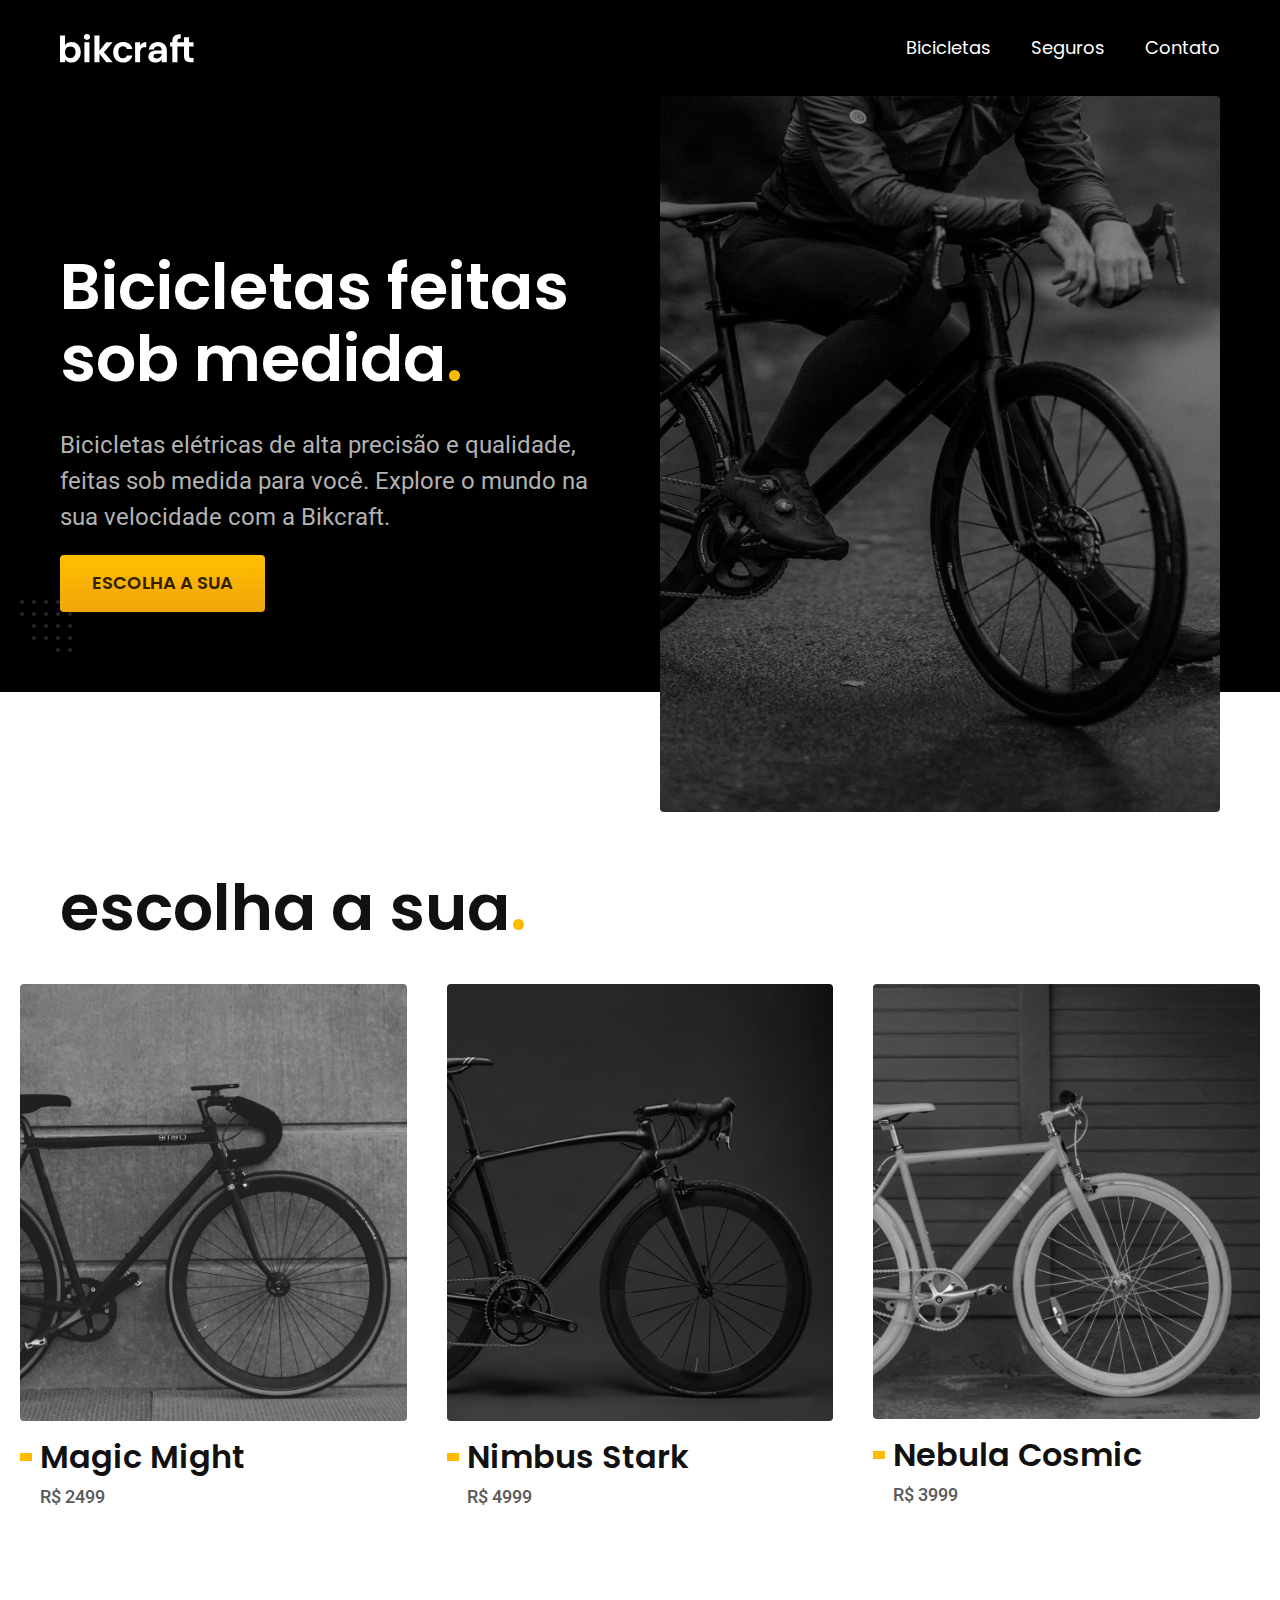
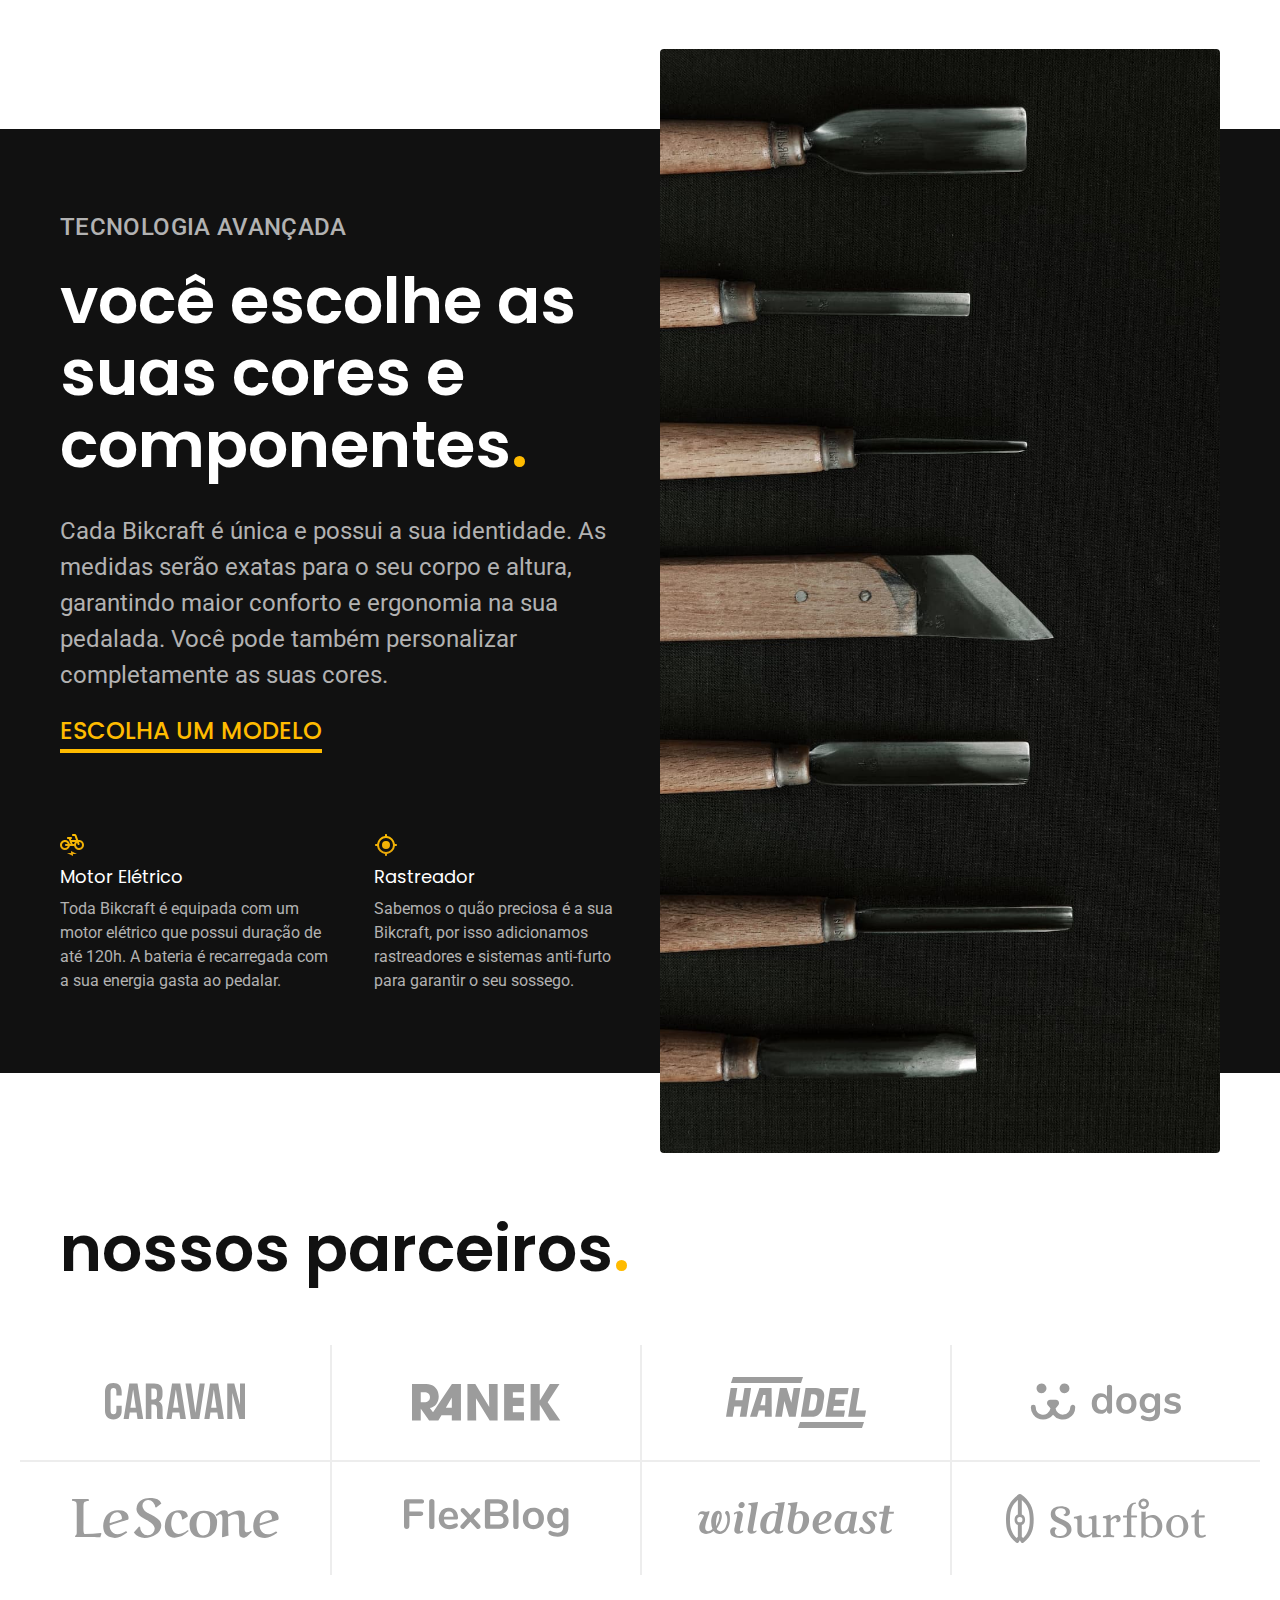
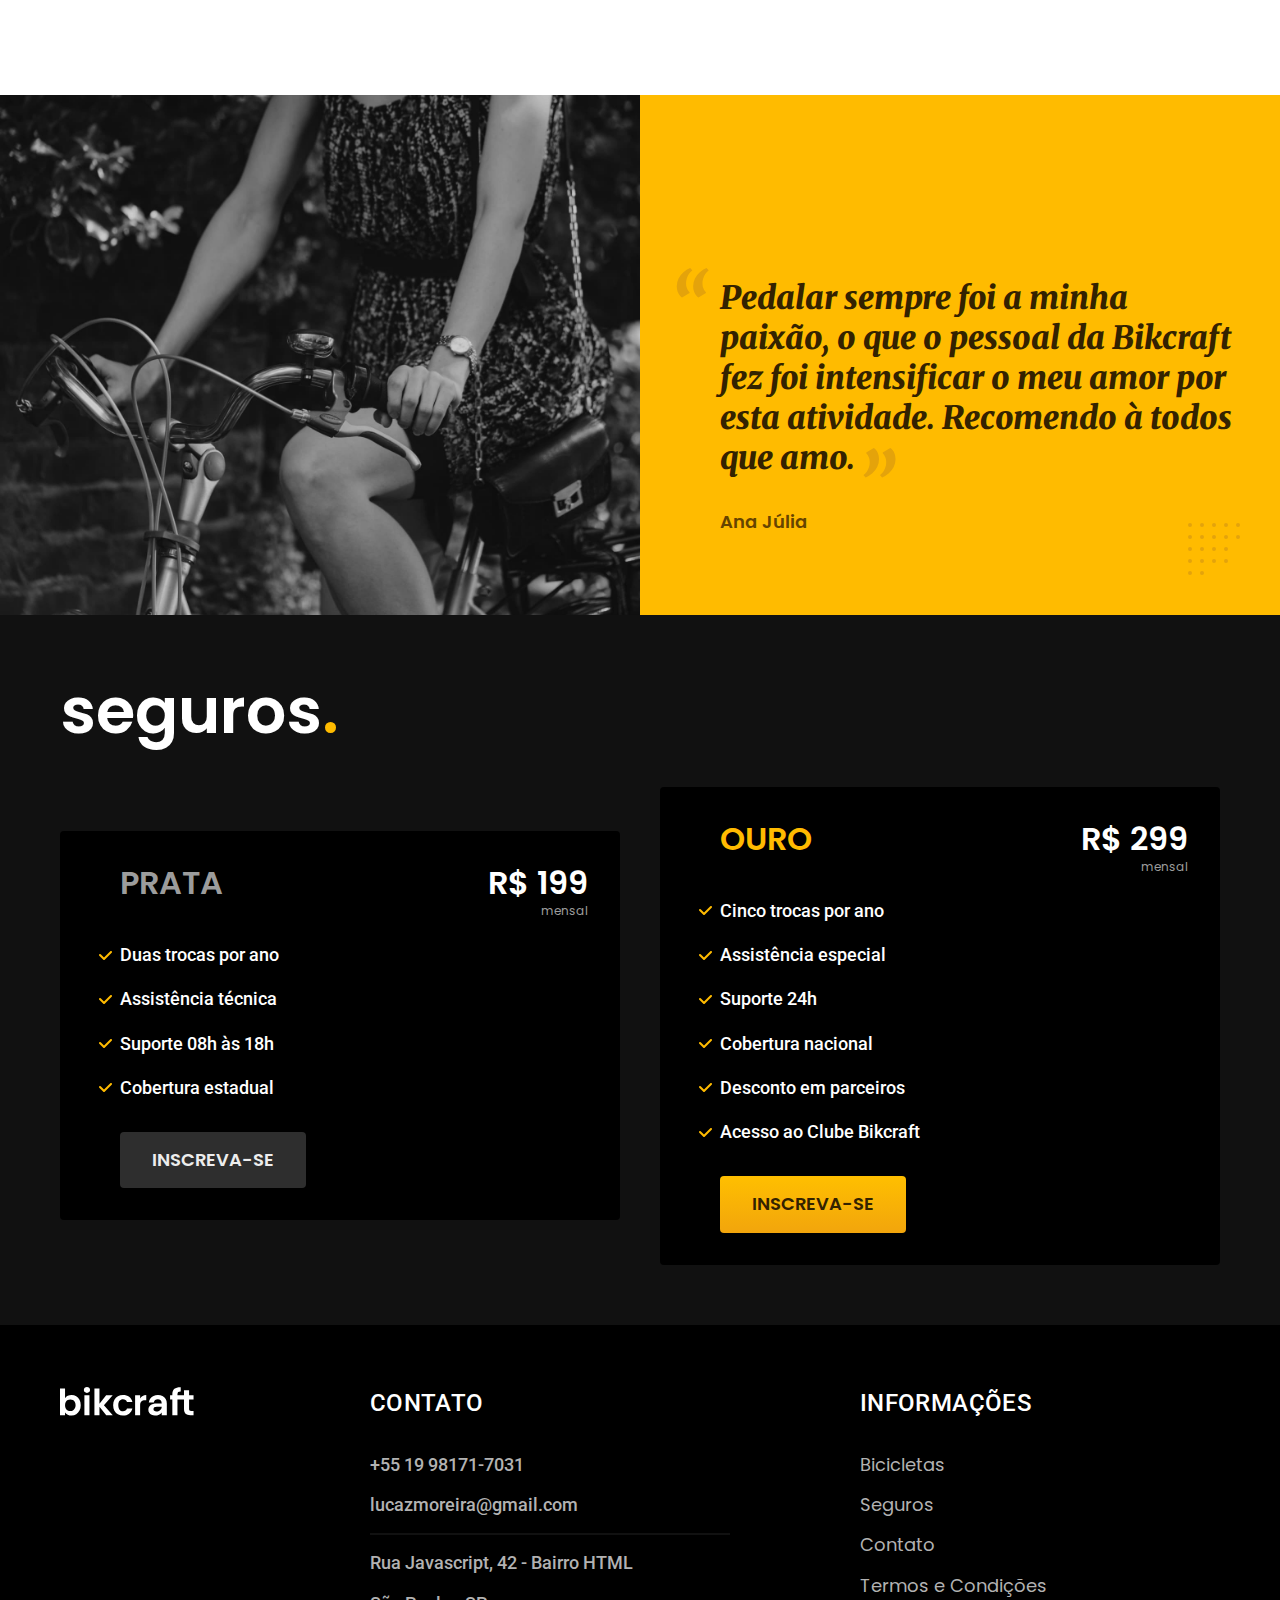
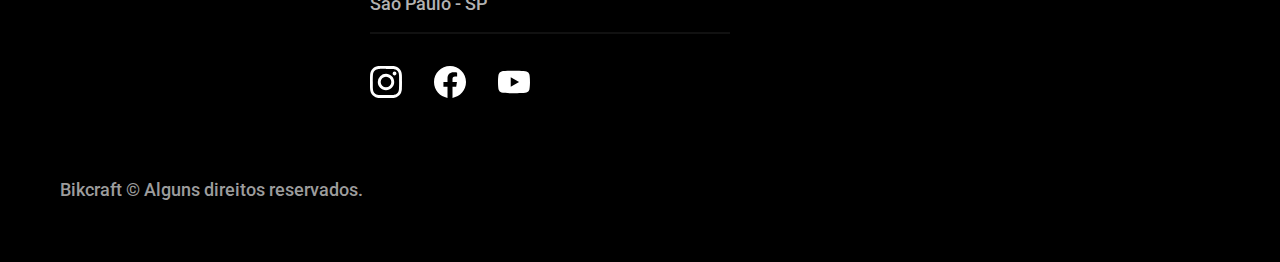
<file: index.html>
<!DOCTYPE html>
<html lang="pt-br">

<head>
  <meta charset="UTF-8">
  <meta name="viewport" content="width=device-width, initial-scale=1.0">

  <title>Bikcraft - Bicicletas Elétricas</title>
  <meta name="description" content="Bicicletas elétricas de alta precisão e qualidade, feitas sob medida para o cliente. Explore o mundo na sua velocidade com a Bikcraft.">

  <link rel="preload" href="./css/style.min.css" as="style">
  <link rel="stylesheet" href="./css/style.min.css">
  <link rel="shortcut icon" href="/img/favicon.svg" width="32" height="32" />
  <link rel="preconnect" href="https://fonts.googleapis.com">
  <link rel="preconnect" href="https://fonts.gstatic.com" crossorigin>
  <link href="https://fonts.googleapis.com/css2?family=Merriweather:ital,wght@0,400;1,900&family=Poppins:wght@400;600&family=Roboto:wght@400;500&display=swap" rel="stylesheet">


  <script>
    document.documentElement.classList.add('js');
  </script>
</head>

<body>
  <header class="header-bg">
    <div class="header container">
      <a href="./">
        <img src="./img/bikcraft.svg" width="136" height="32" alt="Bikcraft">
      </a>

      <nav aria-label="primaria">
        <ul class="header-menu font-1-m cor-0">
          <li><a href="./bicicletas.html">Bicicletas</a></li>
          <li><a href="./seguros.html">Seguros</a></li>
          <li><a href="./contato.html">Contato</a></li>
        </ul>
      </nav>
    </div>
  </header>

  <main class="introducao-bg">
    <div class="introducao container">
      <div class="introducao-conteudo">
        <h1 class="font-1-xxl cor-0 fadeInDown" data-anime="200">Bicicletas feitas sob medida<span class="cor-p1">.</span></h1>
        <p class="font-2-l cor-5 fadeInDown" data-anime="400">Bicicletas elétricas de alta precisão e qualidade, feitas sob medida para você. Explore o mundo na sua velocidade com a Bikcraft.</p>
        <a class="botao fadeInDown" data-anime="600" href="./bicicletas.html">Escolha a sua</a>
      </div>
      <picture data-anime="800" class="fadeInDown">
        <img src="./img/fotos/introducao.jpg" width="1280" height="1635" alt="Bicicleta elétrica preta.">
      </picture>
    </div>
  </main>

  <article class="bicicletas-lista">
    <h2 class="container font-1-xxl">escolha a sua<span class="cor-p1">.</span></h2>

    <ul>
      <li>
        <a href="./bicicletas/magic.html">
          <img src="./img/bicicletas/magic-home.jpg" width="920" height="1040" alt="Bicicleta preta">
          <h3 class="font-1-xl">Magic Might</h3>
          <span class="font-2-m cor-8">R$ 2499</span>
        </a>
      </li>
      <li>
        <a href="./bicicletas/nimbus.html">
          <img src="./img/bicicletas/nimbus-home.jpg" width="920" height="1040" alt="Bicicleta preta">
          <h3 class="font-1-xl">Nimbus Stark</h3>
          <span class="font-2-m cor-8">R$ 4999</span>
        </a>
      </li>
      <li>
        <a href="./bicicletas/nebula.html">
          <img src="./img/bicicletas/nebula-home.jpg" width="920" height="1040" alt="Bicicleta preta">
          <h3 class="font-1-xl">Nebula Cosmic</h3>
          <span class="font-2-m cor-8">R$ 3999</span>
        </a>
      </li>
    </ul>
  </article>

  <article class="tecnologia-bg">
    <div class="tecnologia container">
      <div class="tecnologia-conteudo">
        <span class="font-2-l-b cor-5">Tecnologia Avançada</span>
        <h2 class="font-1-xxl cor-0">você escolhe as suas cores e componentes<span class="cor-p1">.</span></h2>
        <p class="font-2-l cor-5">Cada Bikcraft é única e possui a sua identidade. As medidas serão exatas para o seu corpo e altura, garantindo maior conforto e ergonomia na sua pedalada. Você pode também personalizar completamente as suas cores.</p>
        <a class="link" href="./bicicletas.html">Escolha um modelo</a>
        <div class="tecnologia-vantagens">
          <div>
            <img src="./img/icones/eletrica.svg" width="24" height="24" alt="">
            <h3 class="font-1-m cor-0">Motor Elétrico</h3>
            <p class="font-2-s cor-5">Toda Bikcraft é equipada com um motor elétrico que possui duração de até 120h. A bateria é recarregada com a sua energia gasta ao pedalar.</p>
          </div>
          <div>
            <img src="./img/icones/rastreador.svg" width="24" height="24" alt="">
            <h3 class="font-1-m cor-0">Rastreador</h3>
            <p class="font-2-s cor-5">Sabemos o quão preciosa é a sua Bikcraft, por isso adicionamos rastreadores e sistemas anti-furto para garantir o seu sossego.</p>
          </div>
        </div>
      </div>
      <div class="tecnologia-imagem">
        <img src="./img/fotos/tecnologia.jpg" width="1280" height="1920" alt="">
      </div>
    </div>
  </article>
  <section class="parceiros" aria-label="Nossos Parceiros">
    <h2 class="container font-1-xxl">nossos parceiros<span class="cor-p1">.</span></h2>

    <ul>
      <li><img src="./img/parceiros/caravan.svg" alt="Caravan" width="140" height="38"></li>
      <li><img src="./img/parceiros/ranek.svg" alt="Ranek" width="149" height="36"></li>
      <li><img src="./img/parceiros/handel.svg" alt="Handel" width="140" height="50"></li>
      <li><img src="./img/parceiros/dogs.svg" alt="Dogs" width="152" height="39"></li>
      <li><img src="./img/parceiros/lescone.svg" alt="LeScone" width="208" height="41"></li>
      <li><img src="./img/parceiros/flexblog.svg" alt="FlexBlog" width="165" height="38"></li>
      <li><img src="./img/parceiros/wildbeast.svg" alt="Wildbeast" width="196" height="34"></li>
      <li><img src="./img/parceiros/surfbot.svg" alt="Surfbot" width="200" height="49"></li>
    </ul>
  </section>

  <section class="depoimento" aria-label="Depoimento">
    <div>
      <img src="./img/fotos/depoimento.jpg" width="1560" height="1360" alt="Pessoa pedalando uma bicicleta Bikcraft">
    </div>
    <div class="depoimento-conteudo">
      <blockquote class="font-1-xl cor-p5">
        <p>Pedalar sempre foi a minha paixão, o que o pessoal da Bikcraft fez foi intensificar o meu amor por esta atividade. Recomendo à todos que amo.</p>
      </blockquote>
      <span class="font-1-m-b cor-p4">Ana Júlia</span>
    </div>
  </section>

  <article class="seguros-bg">
    <div class="seguros container">
      <h2 class="font-1-xxl cor-0">seguros<span class="cor-p1">.</span></h2>
      <div class="seguros-item">
        <h3 class="font-1-xl cor-6">PRATA</h3>
        <span class="font-1-xl cor-0">R$ 199 <span class="font-1-xs cor-6">mensal</span></span>
        <ul class="font-2-m cor-0">
          <li>Duas trocas por ano</li>
          <li>Assistência técnica</li>
          <li>Suporte 08h às 18h</li>
          <li>Cobertura estadual</li>
        </ul>
        <a class="botao secundario" href="./orcamento.html">Inscreva-se</a>
      </div>

      <div class="seguros-item">
        <h3 class="font-1-xl cor-p1">OURO</h3>
        <span class="font-1-xl cor-0">R$ 299 <span class="font-1-xs cor-6">mensal</span></span>
        <ul class="font-2-m cor-0">
          <li>Cinco trocas por ano</li>
          <li>Assistência especial</li>
          <li>Suporte 24h</li>
          <li>Cobertura nacional</li>
          <li>Desconto em parceiros</li>
          <li>Acesso ao Clube Bikcraft</li>
        </ul>
        <a class="botao" href="./orcamento.html">Inscreva-se</a>
      </div>
    </div>
  </article>

  <footer class="footer-bg">
    <div class="footer container">
      <img src="./img/bikcraft.svg" width="136" height="32" alt="Bikcraft">
      <div class="footer-contato">
        <h3 class="font-2-l-b cor-0">Contato</h3>
        <ul class="font-2-m cor-5">
          <li><a href="tel:+5519981717031">+55 19 98171-7031</a></li>
          <li><a href="mailto:lucazmoreira@gmail.com">lucazmoreira@gmail.com</a></li>
          <li>Rua Javascript, 42 - Bairro HTML</li>
          <li>São Paulo - SP</li>
        </ul>
        <div class="footer-redes">
          <a href="./">
            <img src="./img/redes/instagram.svg" width="32" height="32" alt="Instagram">
          </a>
          <a href="./">
            <img src="./img/redes/facebook.svg" width="32" height="32" alt="Facebook">
          </a>
          <a href="./">
            <img src="./img/redes/youtube.svg" width="32" height="32" alt="Youtube">
          </a>
        </div>
      </div>
      <div class="footer-informacoes">
        <h3 class="font-2-l-b cor-0">Informações</h3>
        <nav>
          <ul class="font-1-m cor-5">
            <li><a href="./bicicletas.html">Bicicletas</a></li>
            <li><a href="./seguros.html">Seguros</a></li>
            <li><a href="./contato.html">Contato</a></li>
            <li><a href="./termos.html">Termos e Condições</a></li>
          </ul>
        </nav>
      </div>
      <p class="footer-copy font-2-m cor-6">Bikcraft © Alguns direitos reservados.</p>
    </div>
  </footer>
  <script src="./js/plugins/simple-anime.js"></script>
  <script src="./js/script.js"></script>
</body>

</html>
</file>
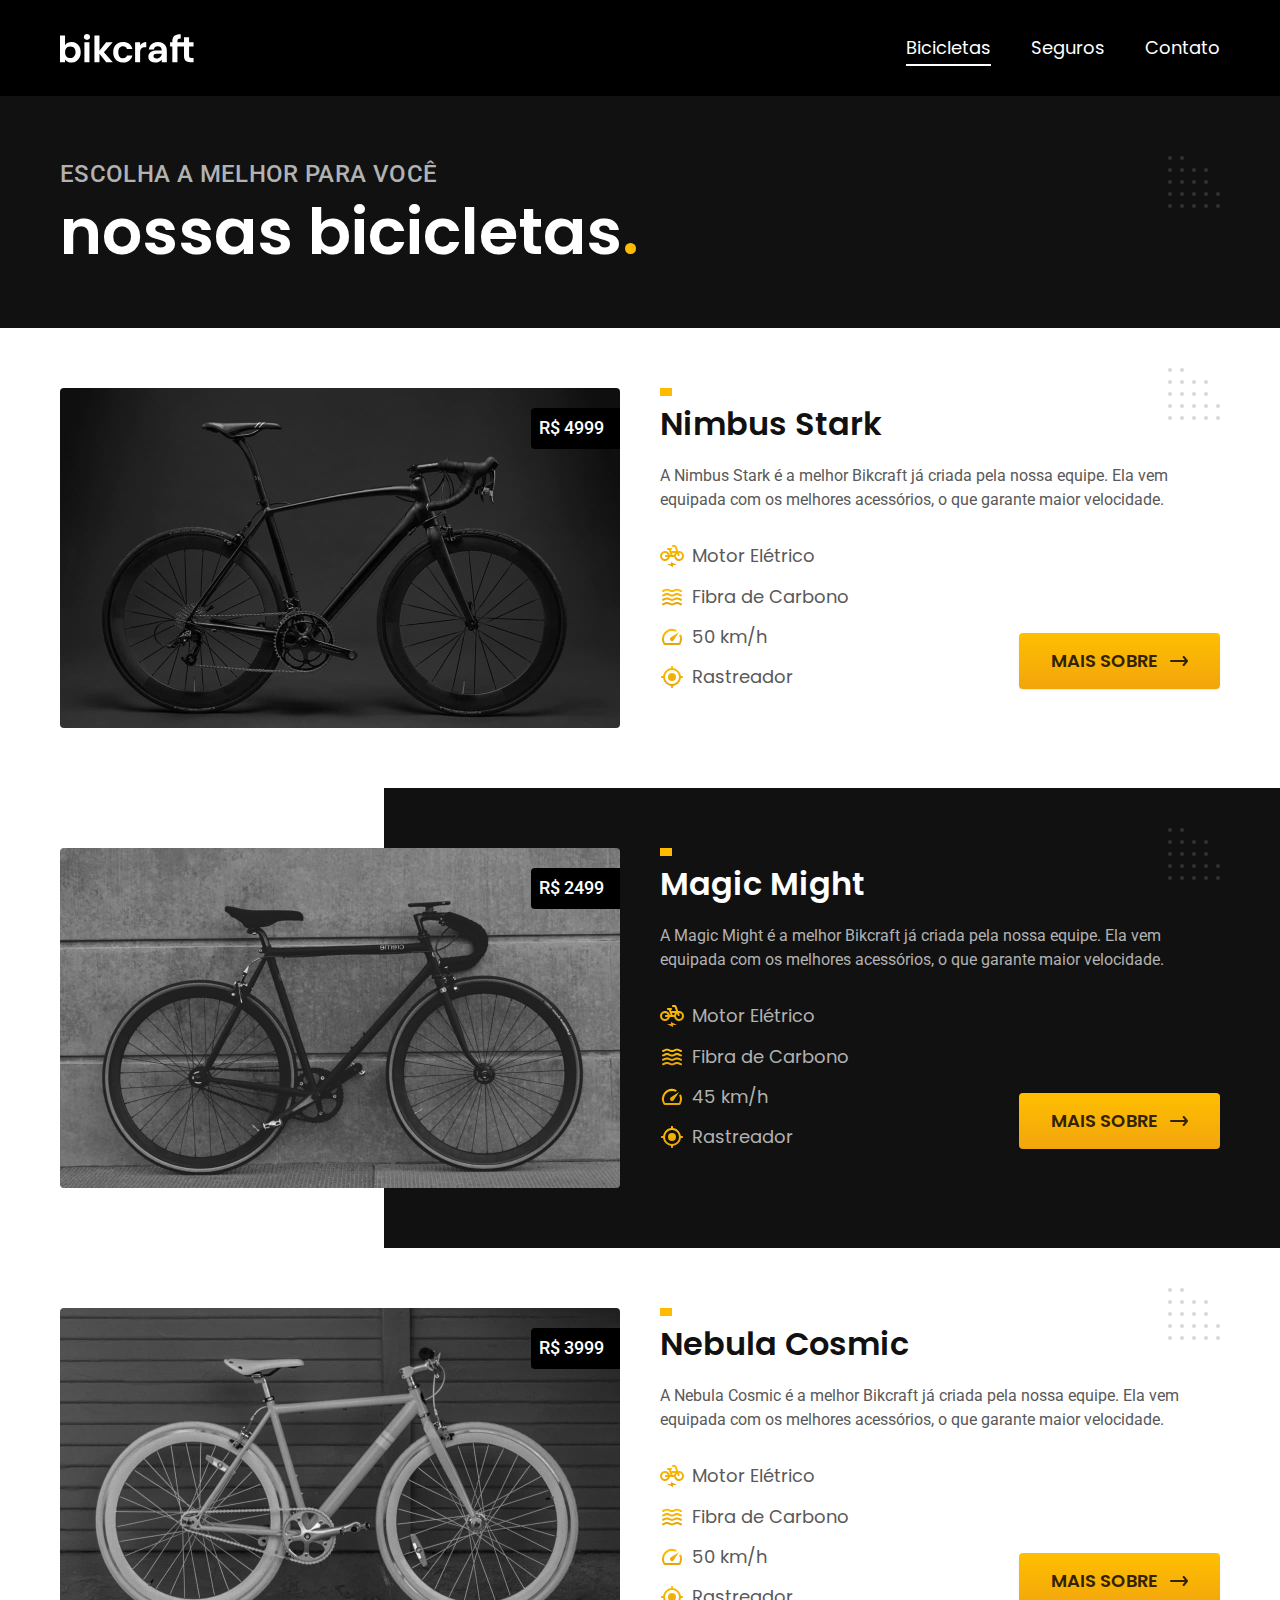
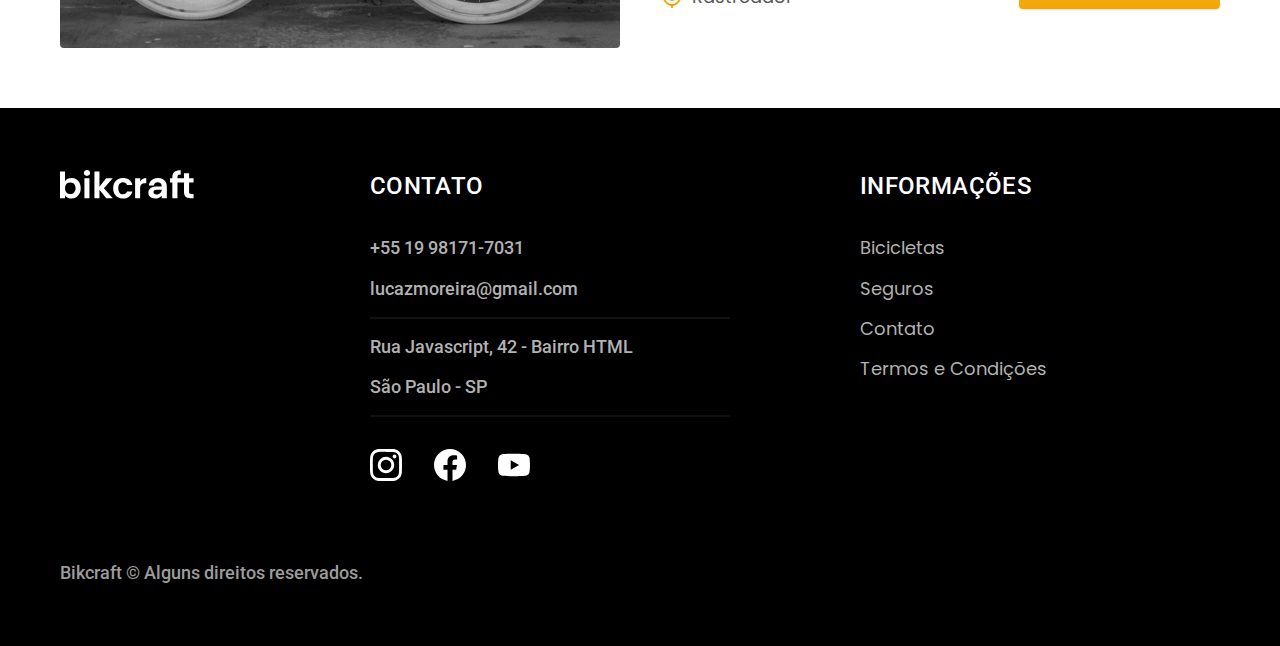
<file: bicicletas.html>
<!DOCTYPE html>
<html lang="pt-br">

<head>
  <meta charset="UTF-8">
  <meta name="viewport" content="width=device-width, initial-scale=1.0">

  <title>Bikcraft - Bicicletas Elétricas</title>
  <meta name="description" content="Bicicletas elétricas de alta precisão e qualidade, feitas sob medida para o cliente. Explore o mundo na sua velocidade com a Bikcraft.">

  <link rel="preload" href="./css/style.min.css" as="style">
  <link rel="stylesheet" href="./css/style.min.css">
  <link rel="shortcut icon" href="/img/favicon.svg" width="32" height="32" />
  <link rel="preconnect" href="https://fonts.googleapis.com">
  <link rel="preconnect" href="https://fonts.gstatic.com" crossorigin>
  <link href="https://fonts.googleapis.com/css2?family=Merriweather:ital,wght@0,400;1,900&family=Poppins:wght@400;600&family=Roboto:wght@400;500&display=swap" rel="stylesheet">
  <script>
    document.documentElement.classList.add('js');
  </script>
</head>

<body>
  <header class="header-bg">
    <div class="header container">
      <a href="./">
        <img src="./img/bikcraft.svg" width="136" height="32" alt="Bikcraft">
      </a>

      <nav aria-label="primaria">
        <ul class="header-menu font-1-m cor-0">
          <li><a href="./bicicletas.html">Bicicletas</a></li>
          <li><a href="./seguros.html">Seguros</a></li>
          <li><a href="./contato.html">Contato</a></li>
        </ul>
      </nav>
    </div>
  </header>

  <main>
    <div class="titulo-bg">
      <div class="titulo container">
        <p class="font-2-l-b cor-5">Escolha a melhor para você</p>
        <h1 class="font-1-xxl cor-0">nossas bicicletas<span class="cor-p1">.</span></h1>
      </div>
    </div>

    <div class="bicicletas container">
      <div class="bicicletas-imagem">
        <img src="./img/bicicletas/nimbus.jpg" alt="Bicicleta preta">
        <span class="font-2-m cor-0">R$ 4999</span>
      </div>
      <div class="bicicletas-conteudo">
        <h2 class="font-1-xl">Nimbus Stark</h2>
        <p class="font-2-s cor-8">A Nimbus Stark é a melhor Bikcraft já criada pela nossa equipe. Ela vem equipada com os melhores acessórios, o que garante maior velocidade.</p>
        <ul class="font-1-m cor-8">
          <li>
            <img src="./img/icones/eletrica.svg" alt="">
            Motor Elétrico
          </li>
          <li>
            <img src="./img/icones/carbono.svg" alt="">
            Fibra de Carbono
          </li>
          <li>
            <img src="./img/icones/velocidade.svg" alt="">
            50 km/h
          </li>
          <li>
            <img src="./img/icones/rastreador.svg" alt="">
            Rastreador
          </li>
        </ul>
        <a class="botao seta" href="./bicicletas/nimbus.html">Mais Sobre</a>
      </div>
    </div>

    <div class="bicicletas-bg">
      <div class="bicicletas container">
        <div class="bicicletas-imagem">
          <img src="./img/bicicletas/magic.jpg" alt="Bicicleta preta">
          <span class="font-2-m cor-0">R$ 2499</span>
        </div>
        <div class="bicicletas-conteudo">
          <h2 class="font-1-xl cor-0">Magic Might</h2>
          <p class="font-2-s cor-5">A Magic Might é a melhor Bikcraft já criada pela nossa equipe. Ela vem equipada com os melhores acessórios, o que garante maior velocidade.</p>
          <ul class="font-1-m cor-5">
            <li>
              <img src="./img/icones/eletrica.svg" alt="">
              Motor Elétrico
            </li>
            <li>
              <img src="./img/icones/carbono.svg" alt="">
              Fibra de Carbono
            </li>
            <li>
              <img src="./img/icones/velocidade.svg" alt="">
              45 km/h
            </li>
            <li>
              <img src="./img/icones/rastreador.svg" alt="">
              Rastreador
            </li>
          </ul>
          <a class="botao seta" href="./bicicletas/magic.html">Mais Sobre</a>
        </div>
      </div>
    </div>

    <div class="bicicletas container">
      <div class="bicicletas-imagem">
        <img src="./img/bicicletas/nebula.jpg" alt="Bicicleta preta">
        <span class="font-2-m cor-0">R$ 3999</span>
      </div>
      <div class="bicicletas-conteudo">
        <h2 class="font-1-xl">Nebula Cosmic</h2>
        <p class="font-2-s cor-8">A Nebula Cosmic é a melhor Bikcraft já criada pela nossa equipe. Ela vem equipada com os melhores acessórios, o que garante maior velocidade.</p>
        <ul class="font-1-m cor-8">
          <li>
            <img src="./img/icones/eletrica.svg" alt="">
            Motor Elétrico
          </li>
          <li>
            <img src="./img/icones/carbono.svg" alt="">
            Fibra de Carbono
          </li>
          <li>
            <img src="./img/icones/velocidade.svg" alt="">
            50 km/h
          </li>
          <li>
            <img src="./img/icones/rastreador.svg" alt="">
            Rastreador
          </li>
        </ul>
        <a class="botao seta" href="./bicicletas/nebula.html">Mais Sobre</a>
      </div>
    </div>

  </main>

  <footer class="footer-bg">
    <div class="footer container">
      <img src="./img/bikcraft.svg" width="136" height="32" alt="Bikcraft">
      <div class="footer-contato">
        <h3 class="font-2-l-b cor-0">Contato</h3>
        <ul class="font-2-m cor-5">
          <li><a href="tel:+5519981717031">+55 19 98171-7031</a></li>
          <li><a href="mailto:lucazmoreira@gmail.com">lucazmoreira@gmail.com</a></li>
          <li>Rua Javascript, 42 - Bairro HTML</li>
          <li>São Paulo - SP</li>
        </ul>
        <div class="footer-redes">
          <a href="./">
            <img src="./img/redes/instagram.svg" width="32" height="32" alt="Instagram">
          </a>
          <a href="./">
            <img src="./img/redes/facebook.svg" width="32" height="32" alt="Facebook">
          </a>
          <a href="./">
            <img src="./img/redes/youtube.svg" width="32" height="32" alt="Youtube">
          </a>
        </div>
      </div>
      <div class="footer-informacoes">
        <h3 class="font-2-l-b cor-0">Informações</h3>
        <nav>
          <ul class="font-1-m cor-5">
            <li><a href="./bicicletas.html">Bicicletas</a></li>
            <li><a href="./seguros.html">Seguros</a></li>
            <li><a href="./contato.html">Contato</a></li>
            <li><a href="./termos.html">Termos e Condições</a></li>
          </ul>
        </nav>
      </div>
      <p class="footer-copy font-2-m cor-6">Bikcraft © Alguns direitos reservados.</p>
    </div>
  </footer>

  <script src="./js/script.js"></script>
</body>

</html>
</file>
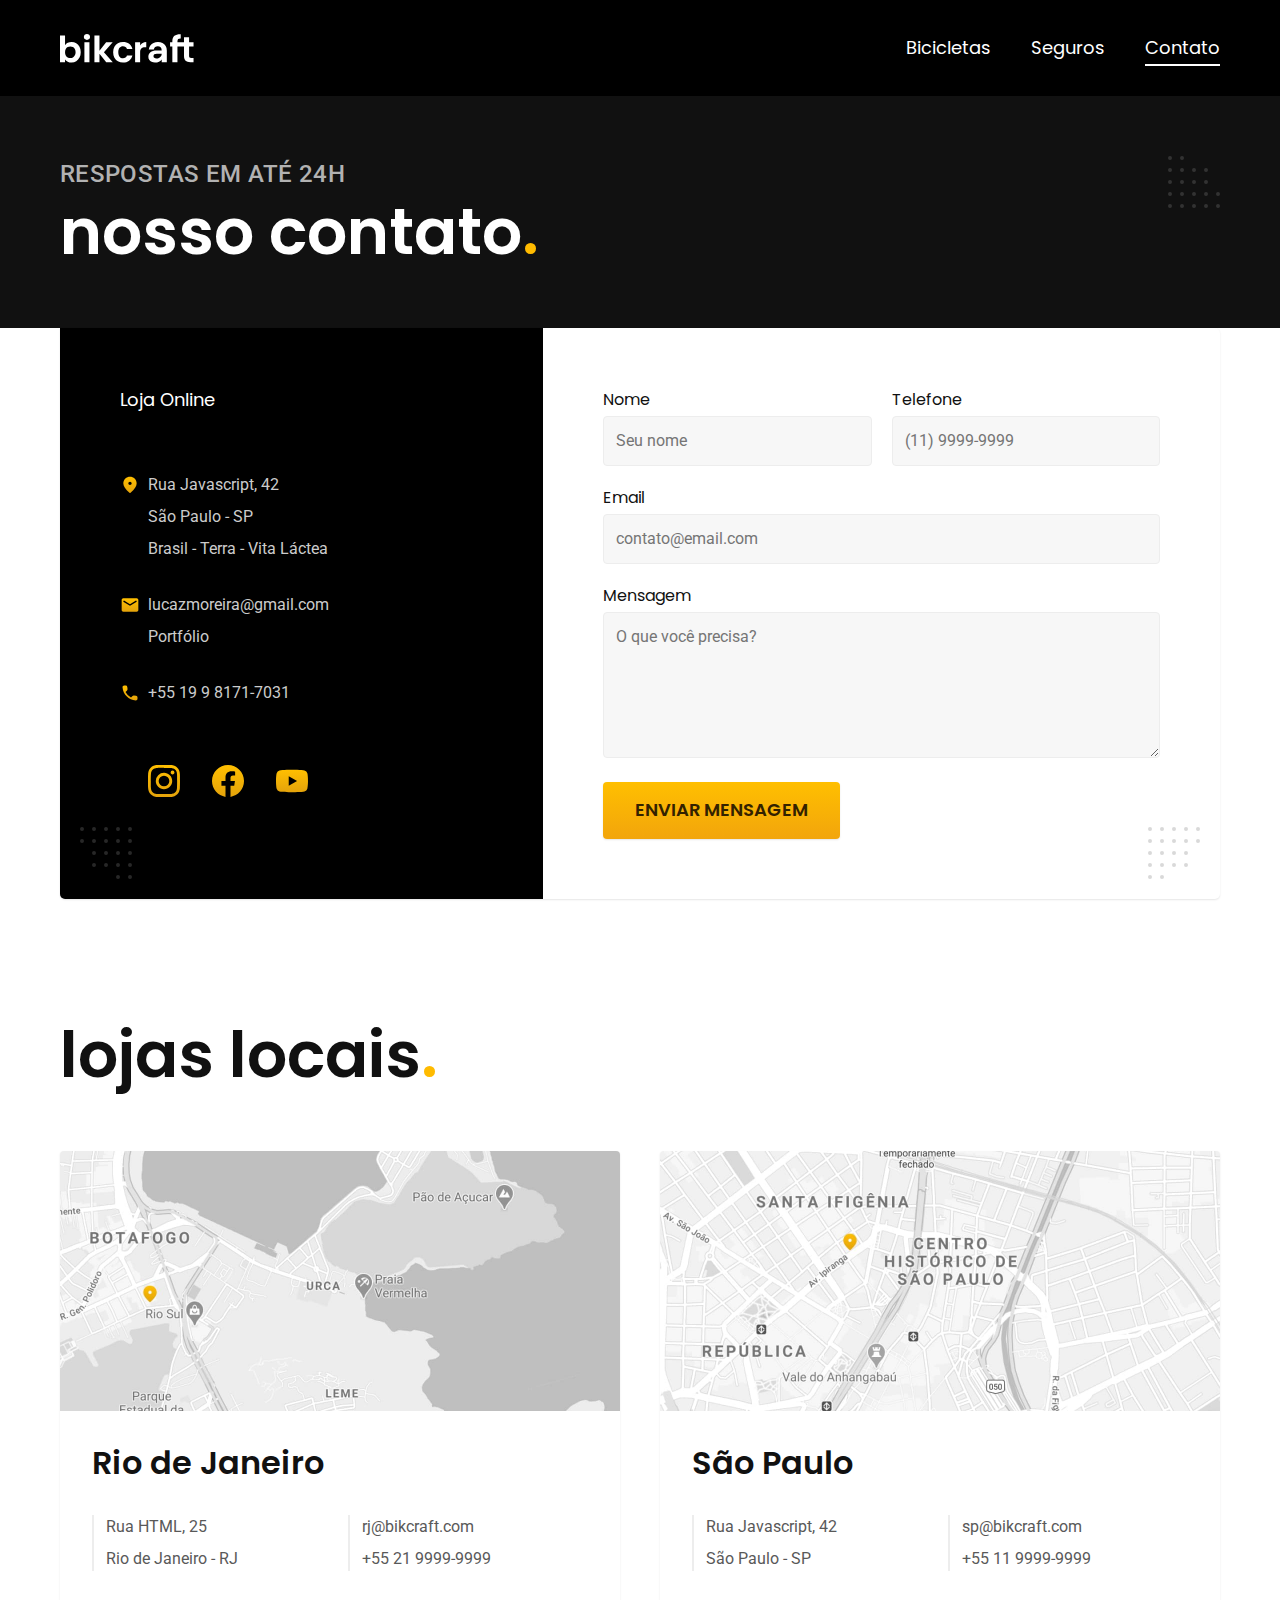
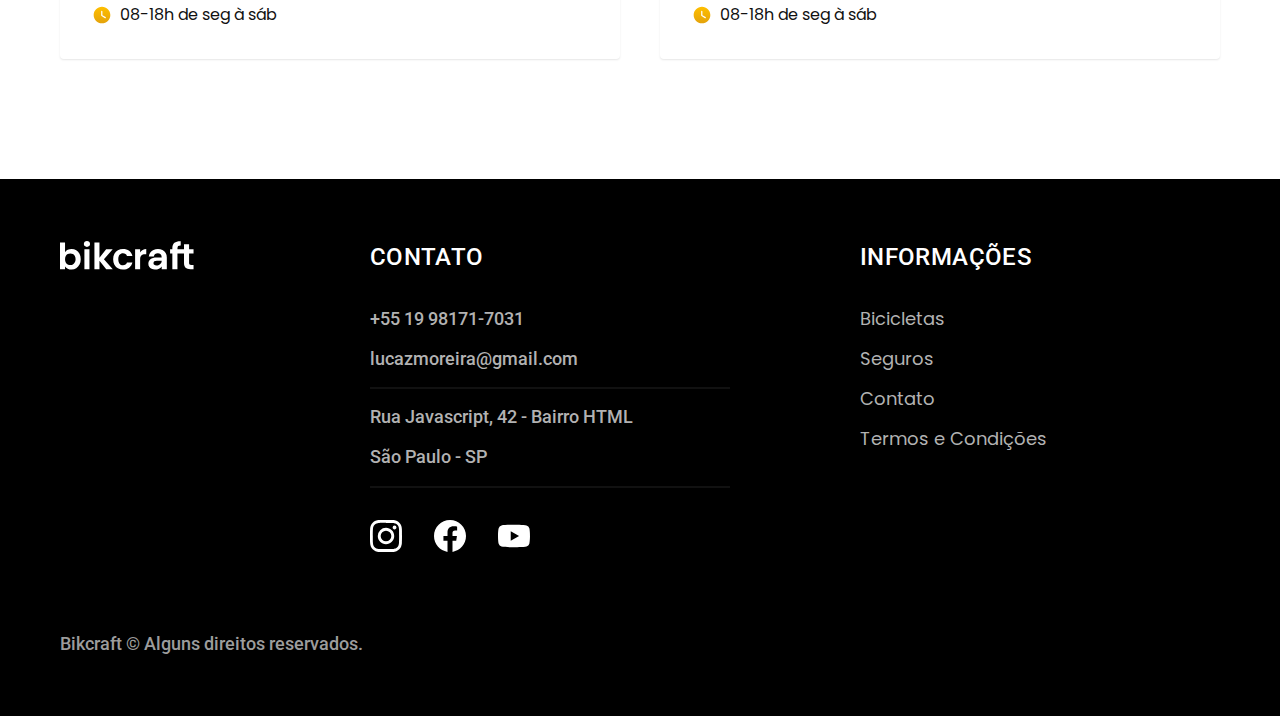
<file: contato.html>
<!DOCTYPE html>
<html lang="pt-br">

<head>
  <meta charset="UTF-8">
  <meta name="viewport" content="width=device-width, initial-scale=1.0">

  <title>Bikcraft - Bicicletas Elétricas</title>
  <meta name="description" content="Bicicletas elétricas de alta precisão e qualidade, feitas sob medida para o cliente. Explore o mundo na sua velocidade com a Bikcraft.">

  <link rel="preload" href="./css/style.min.css" as="style">
  <link rel="stylesheet" href="./css/style.min.css">
  <link rel="shortcut icon" href="/img/favicon.svg" width="32" height="32" />
  <link rel="preconnect" href="https://fonts.googleapis.com">
  <link rel="preconnect" href="https://fonts.gstatic.com" crossorigin>
  <link href="https://fonts.googleapis.com/css2?family=Merriweather:ital,wght@0,400;1,900&family=Poppins:wght@400;600&family=Roboto:wght@400;500&display=swap" rel="stylesheet">
  <script>
    document.documentElement.classList.add('js');
  </script>
</head>

<body>
  <header class="header-bg">
    <div class="header container">
      <a href="./">
        <img src="./img/bikcraft.svg" width="136" height="32" alt="Bikcraft">
      </a>

      <nav aria-label="primaria">
        <ul class="header-menu font-1-m cor-0">
          <li><a href="./bicicletas.html">Bicicletas</a></li>
          <li><a href="./seguros.html">Seguros</a></li>
          <li><a href="./contato.html">Contato</a></li>
        </ul>
      </nav>
    </div>
  </header>

  <main>
    <div class="titulo-bg">
      <div class="titulo container">
        <p class="font-2-l-b cor-5">Respostas em até 24h</p>
        <h1 class="font-1-xxl cor-0">nosso contato<span class="cor-p1">.</span></h1>
      </div>
    </div>

    <div class="contato container">
      <section class="contato-dados" aria-label="Endereço">
        <h2 class="font-1-m cor-0">Loja Online</h2>
        <div class="contato-endereco font-2-s cor-4">
          <p>Rua Javascript, 42</p>
          <p>São Paulo - SP</p>
          <p>Brasil - Terra - Vita Láctea</p>
        </div>
        <address class="contato-meios font-2-s cor-4">
          <a href="mailto:lucazmoreira@gmail.com">lucazmoreira@gmail.com</a>
          <a href="https://lucasmoreira-portfolio.vercel.app/">Portfólio</a>
          <a href="tel:+552199999999">+55 19 9 8171-7031</a>
        </address>
        <div class="contato-redes">
          <a href="./">
            <img src="./img/redes/instagram-p.svg" alt="Instagram">
          </a>
          <a href="./">
            <img src="./img/redes/facebook-p.svg" alt="Facebook">
          </a>
          <a href="./">
            <img src="./img/redes/youtube-p.svg" alt="Youtube">
          </a>
        </div>
      </section>
      <section class="contato-formulario" aria-label="Formulário">
        <form class="form" action="./contato.html">
          <div>
            <label for="nome">Nome</label>
            <input type="text" id="nome" name="nome" placeholder="Seu nome">
          </div>
          <div>
            <label for="telefone">Telefone</label>
            <input type="text" id="telefone" name="telefone" placeholder="(11) 9999-9999">
          </div>
          <div class="col-2">
            <label for="email">Email</label>
            <input type="email" id="email" name="email" placeholder="contato@email.com">
          </div>
          <div class="col-2">
            <label for="mensagem">Mensagem</label>
            <textarea rows="5" id="mensagem" name="mensagem" placeholder="O que você precisa?"></textarea>
          </div>
          <button class="botao col-2">Enviar Mensagem</button>
        </form>
      </section>
    </div>
  </main>

  <article class="lojas container">
    <h2 class="font-1-xxl">lojas locais<span class="cor-p1">.</span></h2>
    <div class="lojas-item">
      <img src="./img/lojas/rj.jpg" alt="mapa marcando o endereço em Rua HTML, 25 - Rio de Janeiro - RJ">
      <div class="lojas-conteudo">
        <h3 class="font-1-xl">Rio de Janeiro</h3>
        <div class="lojas-dados font-2-s cor-8">
          <p>Rua HTML, 25</p>
          <p>Rio de Janeiro - RJ</p>
        </div>
        <div class="lojas-dados font-2-s cor-8">
          <a href="mailto:rj@bikcraft.com">rj@bikcraft.com</a>
          <a href="tel:+552199999999">+55 21 9999-9999</a>
        </div>
        <p class="lojas-tempo font-1-s"><img src="./img/icones/horario.svg" alt="">08-18h de seg à sáb</p>
      </div>
    </div>

    <div class="lojas-item">
      <img src="./img/lojas/sp.jpg" alt="mapa marcando o endereço em Rua Javascript, 42 - São Paulo - SP">
      <div class="lojas-conteudo">
        <h3 class="font-1-xl">São Paulo</h3>
        <div class="lojas-dados font-2-s cor-8">
          <p>Rua Javascript, 42</p>
          <p>São Paulo - SP</p>
        </div>
        <div class="lojas-dados font-2-s cor-8">
          <a href="mailto:sp@bikcraft.com">sp@bikcraft.com</a>
          <a href="tel:+551199999999">+55 11 9999-9999</a>
        </div>
        <p class="lojas-tempo font-1-s"><img src="./img/icones/horario.svg" alt="">08-18h de seg à sáb</p>
      </div>
    </div>
  </article>

  <footer class="footer-bg">
    <div class="footer container">
      <img src="./img/bikcraft.svg" width="136" height="32" alt="Bikcraft">
      <div class="footer-contato">
        <h3 class="font-2-l-b cor-0">Contato</h3>
        <ul class="font-2-m cor-5">
          <li><a href="tel:+5519981717031">+55 19 98171-7031</a></li>
          <li><a href="mailto:lucazmoreira@gmail.com">lucazmoreira@gmail.com</a></li>
          <li>Rua Javascript, 42 - Bairro HTML</li>
          <li>São Paulo - SP</li>
        </ul>
        <div class="footer-redes">
          <a href="./">
            <img src="./img/redes/instagram.svg" width="32" height="32" alt="Instagram">
          </a>
          <a href="./">
            <img src="./img/redes/facebook.svg" width="32" height="32" alt="Facebook">
          </a>
          <a href="./">
            <img src="./img/redes/youtube.svg" width="32" height="32" alt="Youtube">
          </a>
        </div>
      </div>
      <div class="footer-informacoes">
        <h3 class="font-2-l-b cor-0">Informações</h3>
        <nav>
          <ul class="font-1-m cor-5">
            <li><a href="./bicicletas.html">Bicicletas</a></li>
            <li><a href="./seguros.html">Seguros</a></li>
            <li><a href="./contato.html">Contato</a></li>
            <li><a href="./termos.html">Termos e Condições</a></li>
          </ul>
        </nav>
      </div>
      <p class="footer-copy font-2-m cor-6">Bikcraft © Alguns direitos reservados.</p>
    </div>
  </footer>

  <script src="./js/script.js"></script>
</body>

</html>
</file>
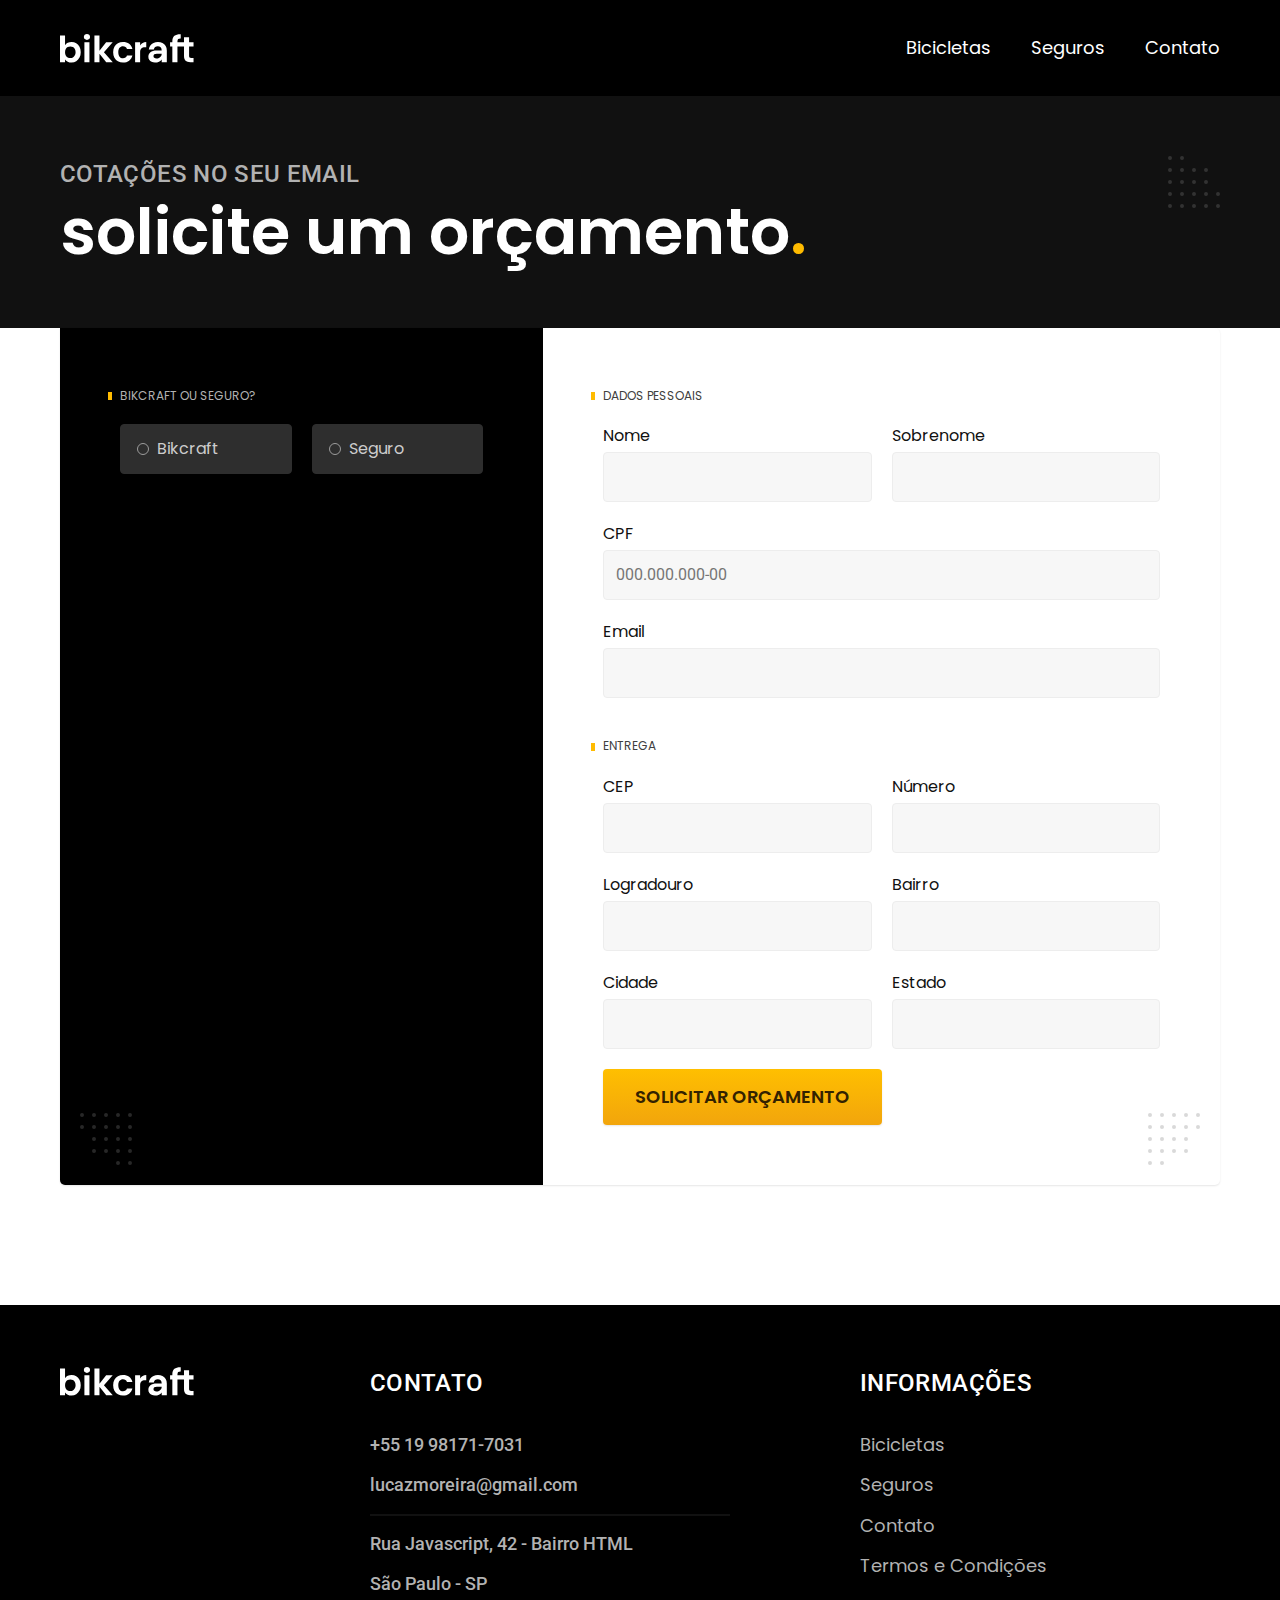
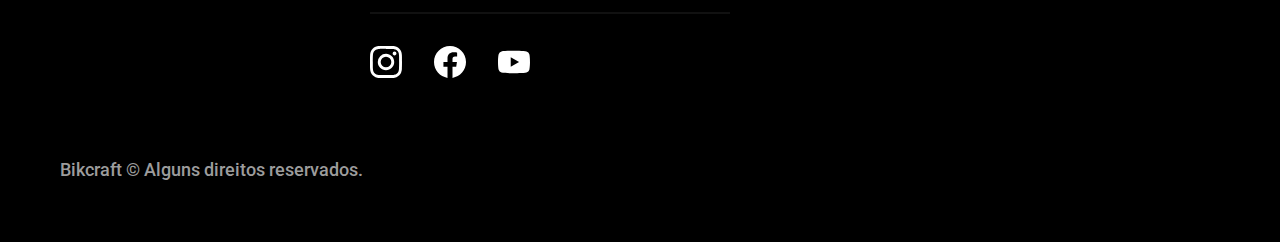
<file: orcamento.html>
<!DOCTYPE html>
<html lang="pt-br">

<head>
  <meta charset="UTF-8">
  <meta name="viewport" content="width=device-width, initial-scale=1.0">

  <title>Bikcraft - Bicicletas Elétricas</title>
  <meta name="description" content="Bicicletas elétricas de alta precisão e qualidade, feitas sob medida para o cliente. Explore o mundo na sua velocidade com a Bikcraft.">

  <link rel="preload" href="./css/style.min.css" as="style">
  <link rel="stylesheet" href="./css/style.min.css">
  <link rel="shortcut icon" href="/img/favicon.svg" width="32" height="32" />
  <link rel="preconnect" href="https://fonts.googleapis.com">
  <link rel="preconnect" href="https://fonts.gstatic.com" crossorigin>
  <link href="https://fonts.googleapis.com/css2?family=Merriweather:ital,wght@0,400;1,900&family=Poppins:wght@400;600&family=Roboto:wght@400;500&display=swap" rel="stylesheet">
  <script>
    document.documentElement.classList.add('js');
  </script>
</head>

<body>
  <header class="header-bg">
    <div class="header container">
      <a href="./">
        <img src="./img/bikcraft.svg" width="136" height="32" alt="Bikcraft">
      </a>

      <nav aria-label="primaria">
        <ul class="header-menu font-1-m cor-0">
          <li><a href="./bicicletas.html">Bicicletas</a></li>
          <li><a href="./seguros.html">Seguros</a></li>
          <li><a href="./contato.html">Contato</a></li>
        </ul>
      </nav>
    </div>
  </header>

  <main>
    <div class="titulo-bg">
      <div class="titulo container">
        <p class="font-2-l-b cor-5">Cotações no seu email</p>
        <h1 class="font-1-xxl cor-0">solicite um orçamento<span class="cor-p1">.</span></h1>
      </div>
    </div>

    <form class="orcamento container" action="./orcamento.html">
      <div class="orcamento-produto">
        <h2 class="font-1-xs cor-5">Bikcraft ou Seguro?</h2>

        <input type="radio" name="tipo" value="bikcraft" id="bikcraft">
        <label for="bikcraft">Bikcraft</label>

        <input type="radio" name="tipo" value="seguro" id="seguro">
        <label for="seguro">Seguro</label>

        <div class="orcamento-conteudo" id="orcamento-bikcraft">
          <h2 class="font-1-xs cor-5">Escolha a sua</h2>

          <input type="radio" name="produto" value="nimbus" id="nimbus">
          <label for="nimbus">Nimbus Stark <span>R$ 4999</span></label>
          <div class="orcamento-detalhes">
            <ul class="font-1-xs cor-8">
              <li><img src="./img/icones/eletrica.svg" alt=""> Motor Elétrico</li>
              <li><img src="./img/icones/carbono.svg" alt=""> Fibra de Carbono</li>
              <li><img src="./img/icones/velocidade.svg" alt=""> 50 km/h</li>
              <li><img src="./img/icones/rastreador.svg" alt=""> Rastreador</li>
            </ul>
            <img src="./img/bicicletas/nimbus.jpg" alt="Bicicleta preta">
          </div>

          <input type="radio" name="produto" value="magic" id="magic">
          <label for="magic">Magic Might <span>R$ 2499</span></label>
          <div class="orcamento-detalhes">
            <ul class="font-1-xs cor-8">
              <li><img src="./img/icones/eletrica.svg" alt=""> Motor Elétrico</li>
              <li><img src="./img/icones/carbono.svg" alt=""> Fibra de Carbono</li>
              <li><img src="./img/icones/velocidade.svg" alt=""> 45 km/h</li>
              <li><img src="./img/icones/rastreador.svg" alt=""> Rastreador</li>
            </ul>
            <img src="./img/bicicletas/magic.jpg" alt="Bicicleta preta">
          </div>

          <input type="radio" name="produto" value="nebula" id="nebula">
          <label for="nebula">Nebula Cosmic <span>R$ 3999</span></label>
          <div class="orcamento-detalhes">
            <ul class="font-1-xs cor-8">
              <li><img src="./img/icones/eletrica.svg" alt=""> Motor Elétrico</li>
              <li><img src="./img/icones/carbono.svg" alt=""> Fibra de Carbono</li>
              <li><img src="./img/icones/velocidade.svg" alt=""> 40 km/h</li>
              <li><img src="./img/icones/rastreador.svg" alt=""> Rastreador</li>
            </ul>
            <img src="./img/bicicletas/nebula.jpg" alt="Bicicleta branca">
          </div>

        </div>

        <div class="orcamento-conteudo" id="orcamento-seguro">
          <h2 class="font-1-xs cor-5">Escolha o plano</h2>

          <input type="radio" name="produto" value="prata" id="prata">
          <label for="prata">Prata <span>R$ 199</span></label>

          <input type="radio" name="produto" value="ouro" id="ouro">
          <label for="ouro">Ouro <span>R$ 299</span></label>
        </div>
      </div>
      <div class="orcamento-dados form">
        <h2 class="font-1-xs cor-9 col-2">dados pessoais</h2>
        <div>
          <label for="nome">Nome</label>
          <input type="text" id="nome" name="nome">
        </div>
        <div>
          <label for="sobrenome">Sobrenome</label>
          <input type="text" id="sobrenome" name="sobrenome">
        </div>
        <div class="col-2">
          <label for="cpf">CPF</label>
          <input type="text" id="cpf" name="cpf" placeholder="000.000.000-00">
        </div>
        <div class="col-2">
          <label for="email">Email</label>
          <input type="email" id="email" name="email">
        </div>
        <h2 class="font-1-xs cor-9 col-2">entrega</h2>
        <div>
          <label for="cep">CEP</label>
          <input type="text" id="cep" name="cep">
        </div>
        <div>
          <label for="numero">Número</label>
          <input type="text" id="numero" name="numero">
        </div>
        <div>
          <label for="logradouro">Logradouro</label>
          <input type="text" id="logradouro" name="logradouro">
        </div>
        <div>
          <label for="bairro">Bairro</label>
          <input type="text" id="bairro" name="bairro">
        </div>
        <div>
          <label for="cidade">Cidade</label>
          <input type="text" id="cidade" name="cidade">
        </div>
        <div>
          <label for="estado">Estado</label>
          <input type="text" id="estado" name="estado">
        </div>
        <button class="botao col-2">Solicitar Orçamento</button>
      </div>
    </form>
  </main>

  <footer class="footer-bg">
    <div class="footer container">
      <img src="./img/bikcraft.svg" width="136" height="32" alt="Bikcraft">
      <div class="footer-contato">
        <h3 class="font-2-l-b cor-0">Contato</h3>
        <ul class="font-2-m cor-5">
          <li><a href="tel:+5519981717031">+55 19 98171-7031</a></li>
          <li><a href="mailto:lucazmoreira@gmail.com">lucazmoreira@gmail.com</a></li>
          <li>Rua Javascript, 42 - Bairro HTML</li>
          <li>São Paulo - SP</li>
        </ul>
        <div class="footer-redes">
          <a href="./">
            <img src="./img/redes/instagram.svg" width="32" height="32" alt="Instagram">
          </a>
          <a href="./">
            <img src="./img/redes/facebook.svg" width="32" height="32" alt="Facebook">
          </a>
          <a href="./">
            <img src="./img/redes/youtube.svg" width="32" height="32" alt="Youtube">
          </a>
        </div>
      </div>
      <div class="footer-informacoes">
        <h3 class="font-2-l-b cor-0">Informações</h3>
        <nav>
          <ul class="font-1-m cor-5">
            <li><a href="./bicicletas.html">Bicicletas</a></li>
            <li><a href="./seguros.html">Seguros</a></li>
            <li><a href="./contato.html">Contato</a></li>
            <li><a href="./termos.html">Termos e Condições</a></li>
          </ul>
        </nav>
      </div>
      <p class="footer-copy font-2-m cor-6">Bikcraft © Alguns direitos reservados.</p>
    </div>
  </footer>

  <script src="./js/script.js"></script>
</body>

</html>
</file>
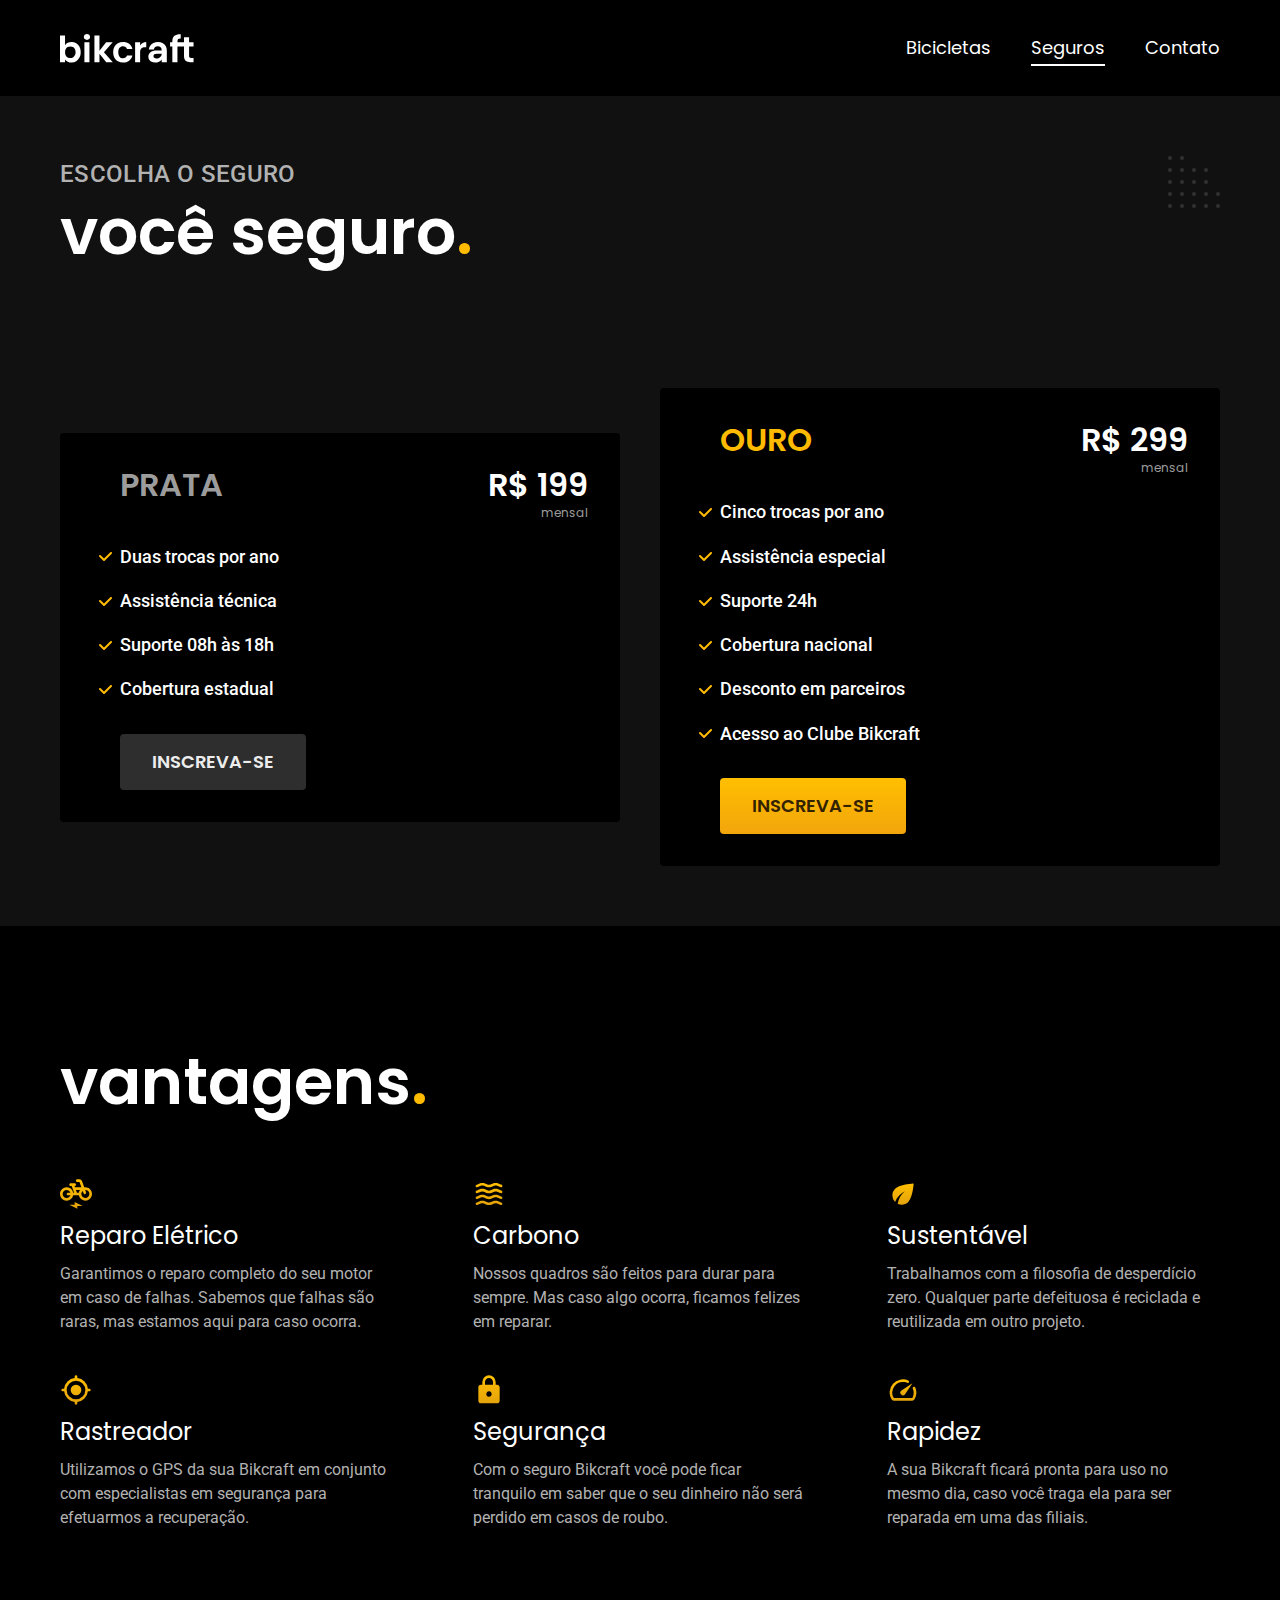
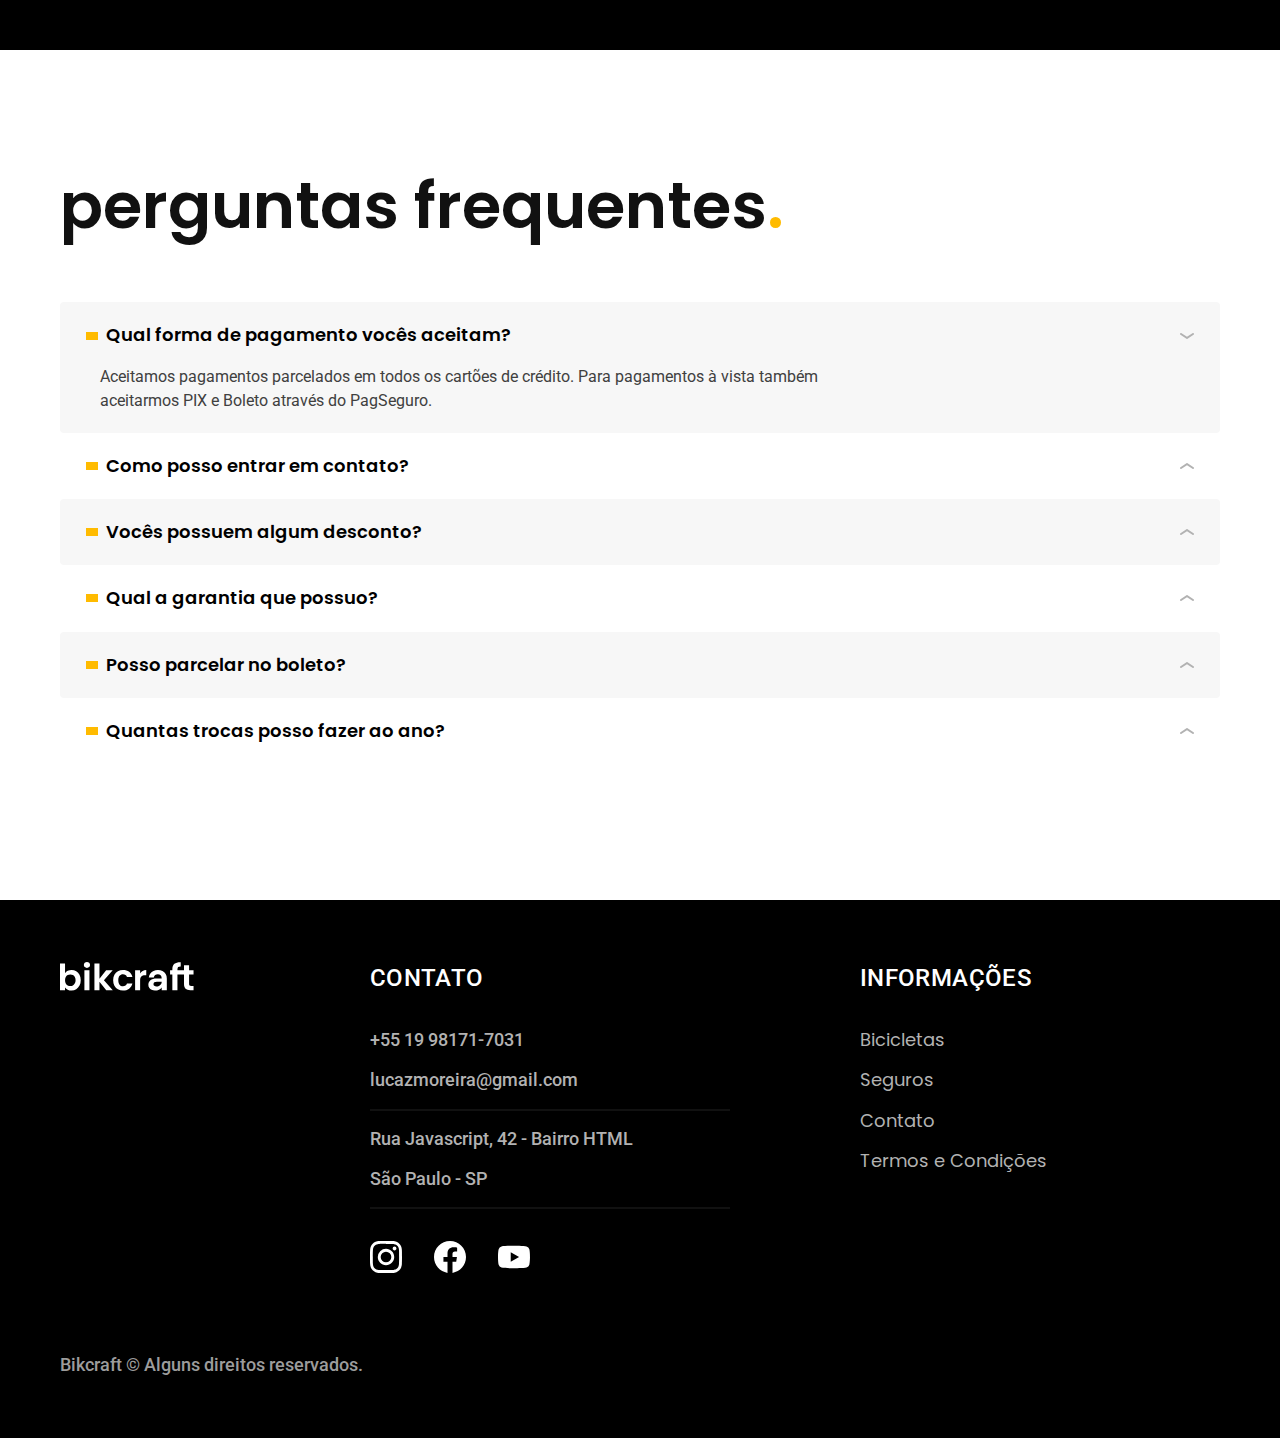
<file: seguros.html>
<!DOCTYPE html>
<html lang="pt-br">

<head>
  <meta charset="UTF-8">
  <meta name="viewport" content="width=device-width, initial-scale=1.0">

  <title>Bikcraft - Bicicletas Elétricas</title>
  <meta name="description" content="Bicicletas elétricas de alta precisão e qualidade, feitas sob medida para o cliente. Explore o mundo na sua velocidade com a Bikcraft.">

  <link rel="preload" href="./css/style.min.css" as="style">
  <link rel="stylesheet" href="./css/style.min.css">
  <link rel="shortcut icon" href="/img/favicon.svg" width="32" height="32" />
  <link rel="preconnect" href="https://fonts.googleapis.com">
  <link rel="preconnect" href="https://fonts.gstatic.com" crossorigin>
  <link href="https://fonts.googleapis.com/css2?family=Merriweather:ital,wght@0,400;1,900&family=Poppins:wght@400;600&family=Roboto:wght@400;500&display=swap" rel="stylesheet">
  <script>
    document.documentElement.classList.add('js');
  </script>
</head>

<body>
  <header class="header-bg">
    <div class="header container">
      <a href="./">
        <img src="./img/bikcraft.svg" width="136" height="32" alt="Bikcraft">
      </a>

      <nav aria-label="primaria">
        <ul class="header-menu font-1-m cor-0">
          <li><a href="./bicicletas.html">Bicicletas</a></li>
          <li><a href="./seguros.html">Seguros</a></li>
          <li><a href="./contato.html">Contato</a></li>
        </ul>
      </nav>
    </div>
  </header>

  <main class="seguros-bg">
    <div class="titulo-bg">
      <div class="titulo container">
        <p class="font-2-l-b cor-5">Escolha o seguro</p>
        <h1 class="font-1-xxl cor-0">você seguro<span class="cor-p1">.</span></h1>
      </div>
    </div>

    <div class="seguros container">

      <div class="seguros-item fadeInLeft" data-anime="200">
        <h3 class="font-1-xl cor-6">PRATA</h3>
        <span class="font-1-xl cor-0">R$ 199 <span class="font-1-xs cor-6">mensal</span></span>
        <ul class="font-2-m cor-0">
          <li>Duas trocas por ano</li>
          <li>Assistência técnica</li>
          <li>Suporte 08h às 18h</li>
          <li>Cobertura estadual</li>
        </ul>
        <a class="botao secundario" href="./orcamento.html?tipo=seguro&produto=prata">Inscreva-se</a>
      </div>

      <div class="seguros-item fadeInRight" data-anime="400">
        <h3 class="font-1-xl cor-p1">OURO</h3>
        <span class="font-1-xl cor-0">R$ 299 <span class="font-1-xs cor-6">mensal</span></span>
        <ul class="font-2-m cor-0">
          <li>Cinco trocas por ano</li>
          <li>Assistência especial</li>
          <li>Suporte 24h</li>
          <li>Cobertura nacional</li>
          <li>Desconto em parceiros</li>
          <li>Acesso ao Clube Bikcraft</li>
        </ul>
        <a class="botao" href="./orcamento.html?tipo=seguro&produto=ouro">Inscreva-se</a>
      </div>
    </div>
  </main>

  <article class="vantagens-bg">
    <div class="vantagens container">
      <h2 class="font-1-xxl cor-0">vantagens<span class="cor-p1">.</span></h2>
      <ul>
        <li>
          <img src="./img/icones/eletrica.svg" alt="">
          <h3 class="font-1-l cor-0">Reparo Elétrico</h3>
          <p class="font-2-s cor-5">Garantimos o reparo completo do seu motor em caso de falhas. Sabemos que falhas são raras, mas estamos aqui para caso ocorra.</p>
        </li>
        <li>
          <img src="./img/icones/carbono.svg" alt="">
          <h3 class="font-1-l cor-0">Carbono</h3>
          <p class="font-2-s cor-5">Nossos quadros são feitos para durar para sempre. Mas caso algo ocorra, ficamos felizes em reparar.</p>
        </li>
        <li>
          <img src="./img/icones/sustentavel.svg" alt="">
          <h3 class="font-1-l cor-0">Sustentável</h3>
          <p class="font-2-s cor-5">Trabalhamos com a filosofia de desperdício zero. Qualquer parte defeituosa é reciclada e reutilizada em outro projeto.</p>
        </li>
        <li>
          <img src="./img/icones/rastreador.svg" alt="">
          <h3 class="font-1-l cor-0">Rastreador</h3>
          <p class="font-2-s cor-5">Utilizamos o GPS da sua Bikcraft em conjunto com especialistas em segurança para efetuarmos a recuperação.</p>
        </li>
        <li>
          <img src="./img/icones/seguro.svg" alt="">
          <h3 class="font-1-l cor-0">Segurança</h3>
          <p class="font-2-s cor-5">Com o seguro Bikcraft você pode ficar tranquilo em saber que o seu dinheiro não será perdido em casos de roubo.</p>
        </li>
        <li>
          <img src="./img/icones/velocidade.svg" alt="">
          <h3 class="font-1-l cor-0">Rapidez</h3>
          <p class="font-2-s cor-5">A sua Bikcraft ficará pronta para uso no mesmo dia, caso você traga ela para ser reparada em uma das filiais.</p>
        </li>
      </ul>
    </div>
  </article>

  <article class="perguntas container">
    <h2 class="font-1-xxl">perguntas frequentes<span class="cor-p1">.</span></h2>

    <dl>
      <div>
        <dt><button class="font-1-m-b" aria-controls="pergunta1" aria-expanded="true">Qual forma de pagamento vocês aceitam?</button></dt>
        <dd id="pergunta1" class="font-2-s cor-9 ativa">Aceitamos pagamentos parcelados em todos os cartões de crédito. Para pagamentos à vista também aceitarmos PIX e Boleto através do PagSeguro.</dd>
      </div>
      <div>
        <dt><button class="font-1-m-b" aria-controls="pergunta2" aria-expanded="false">Como posso entrar em contato?</button></dt>
        <dd id="pergunta2" class="font-2-s cor-9">Aceitamos pagamentos parcelados em todos os cartões de crédito. Para pagamentos à vista também aceitarmos PIX e Boleto através do PagSeguro.</dd>
      </div>
      <div>
        <dt><button class="font-1-m-b" aria-controls="pergunta3" aria-expanded="false">Vocês possuem algum desconto?</button></dt>
        <dd id="pergunta3" class="font-2-s cor-9">Aceitamos pagamentos parcelados em todos os cartões de crédito. Para pagamentos à vista também aceitarmos PIX e Boleto através do PagSeguro.</dd>
      </div>
      <div>
        <dt><button class="font-1-m-b" aria-controls="pergunta4" aria-expanded="false">Qual a garantia que possuo?</button></dt>
        <dd id="pergunta4" class="font-2-s cor-9">Aceitamos pagamentos parcelados em todos os cartões de crédito. Para pagamentos à vista também aceitarmos PIX e Boleto através do PagSeguro.</dd>
      </div>
      <div>
        <dt><button class="font-1-m-b" aria-controls="pergunta5" aria-expanded="false">Posso parcelar no boleto?</button></dt>
        <dd id="pergunta5" class="font-2-s cor-9">Aceitamos pagamentos parcelados em todos os cartões de crédito. Para pagamentos à vista também aceitarmos PIX e Boleto através do PagSeguro.</dd>
      </div>
      <div>
        <dt><button class="font-1-m-b" aria-controls="pergunta6" aria-expanded="false">Quantas trocas posso fazer ao ano?</button></dt>
        <dd id="pergunta6" class="font-2-s cor-9">Aceitamos pagamentos parcelados em todos os cartões de crédito. Para pagamentos à vista também aceitarmos PIX e Boleto através do PagSeguro.</dd>
      </div>
    </dl>
  </article>

  <footer class="footer-bg">
    <div class="footer container">
      <img src="./img/bikcraft.svg" width="136" height="32" alt="Bikcraft">
      <div class="footer-contato">
        <h3 class="font-2-l-b cor-0">Contato</h3>
        <ul class="font-2-m cor-5">
          <li><a href="tel:+5519981717031">+55 19 98171-7031</a></li>
          <li><a href="mailto:lucazmoreira@gmail.com">lucazmoreira@gmail.com</a></li>
          <li>Rua Javascript, 42 - Bairro HTML</li>
          <li>São Paulo - SP</li>
        </ul>
        <div class="footer-redes">
          <a href="./">
            <img src="./img/redes/instagram.svg" width="32" height="32" alt="Instagram">
          </a>
          <a href="./">
            <img src="./img/redes/facebook.svg" width="32" height="32" alt="Facebook">
          </a>
          <a href="./">
            <img src="./img/redes/youtube.svg" width="32" height="32" alt="Youtube">
          </a>
        </div>
      </div>
      <div class="footer-informacoes">
        <h3 class="font-2-l-b cor-0">Informações</h3>
        <nav>
          <ul class="font-1-m cor-5">
            <li><a href="./bicicletas.html">Bicicletas</a></li>
            <li><a href="./seguros.html">Seguros</a></li>
            <li><a href="./contato.html">Contato</a></li>
            <li><a href="./termos.html">Termos e Condições</a></li>
          </ul>
        </nav>
      </div>
      <p class="footer-copy font-2-m cor-6">Bikcraft © Alguns direitos reservados.</p>
    </div>
  </footer>

  <script src="./js/plugins/simple-anime.js"></script>
  <script src="./js/script.js"></script>
</body>

</html>
</file>
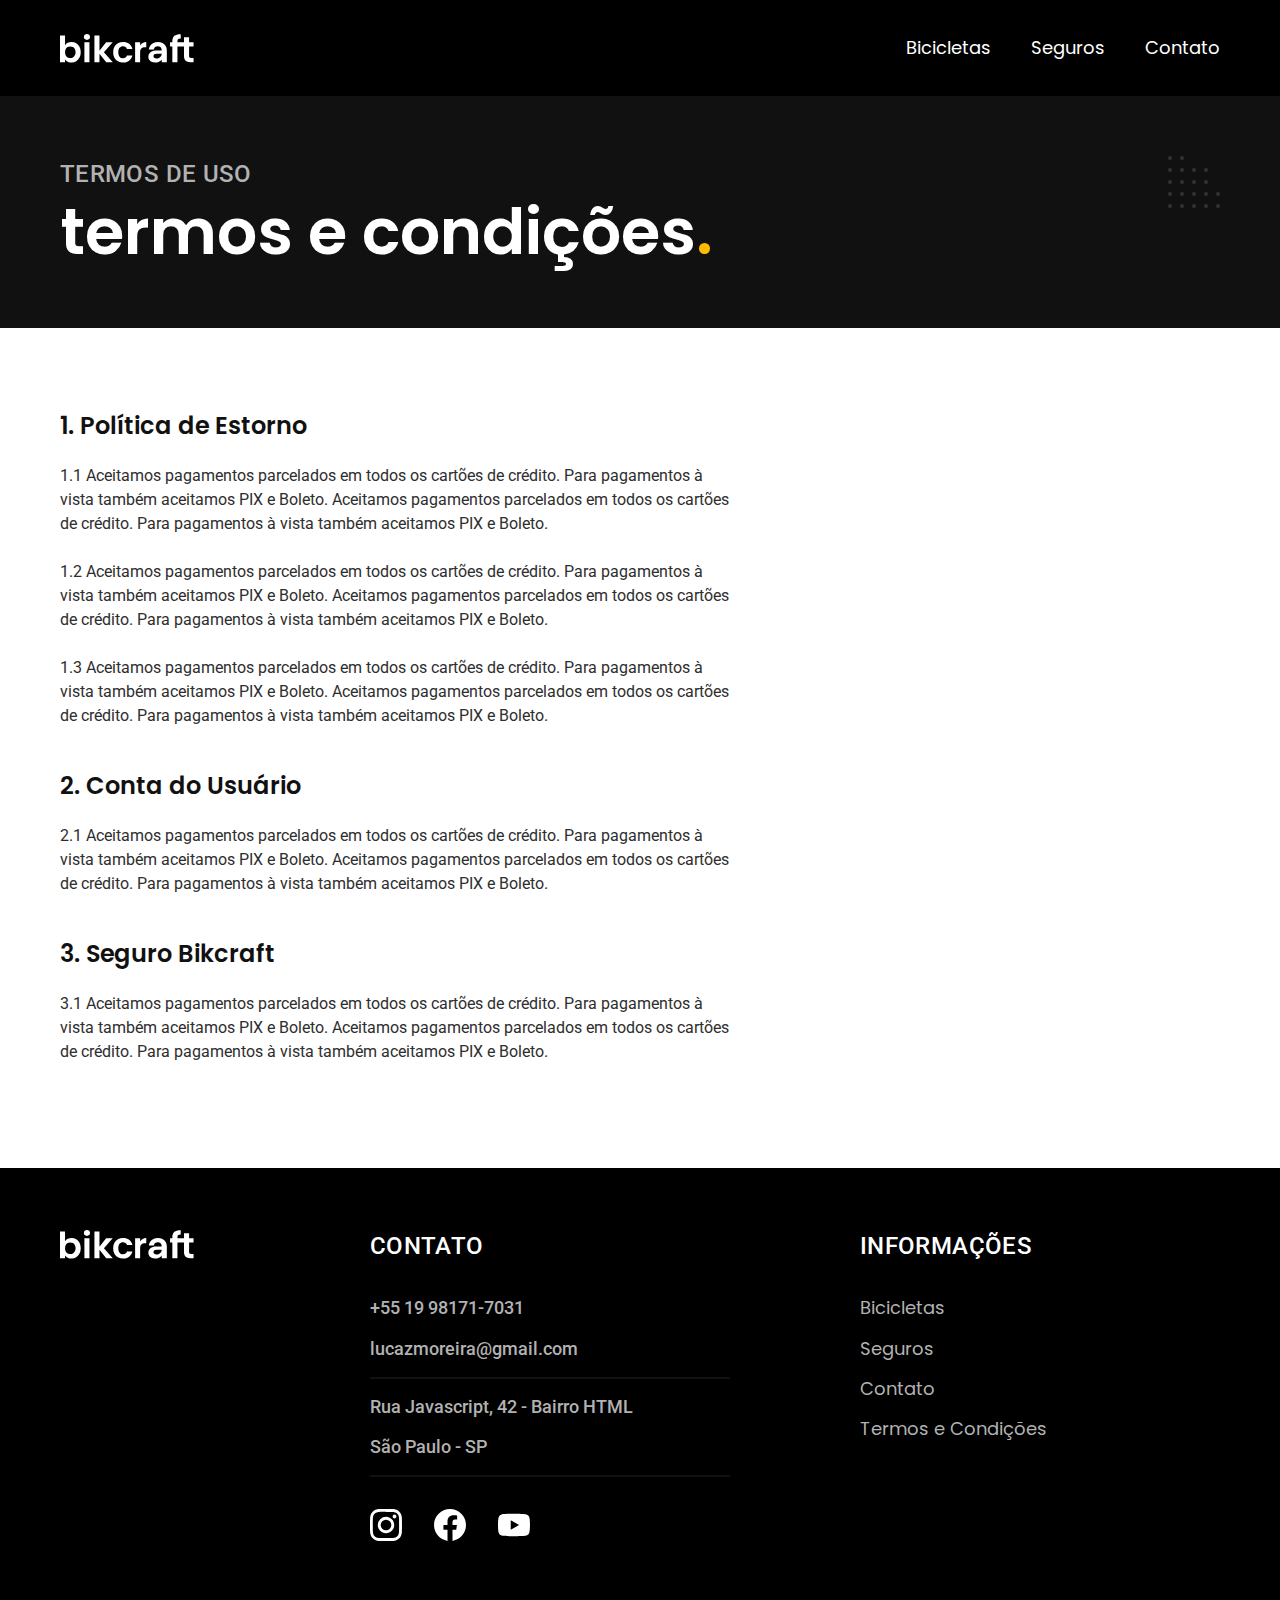
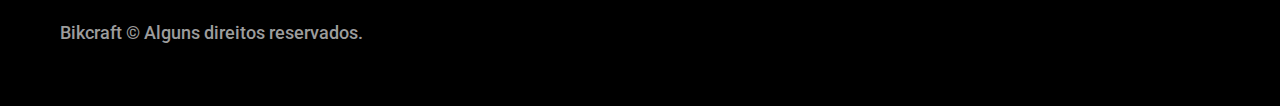
<file: termos.html>
<!DOCTYPE html>
<html lang="pt-br">

<head>
  <meta charset="UTF-8">
  <meta name="viewport" content="width=device-width, initial-scale=1.0">

  <title>Bikcraft - Bicicletas Elétricas</title>
  <meta name="description" content="Bicicletas elétricas de alta precisão e qualidade, feitas sob medida para o cliente. Explore o mundo na sua velocidade com a Bikcraft.">

  <link rel="preload" href="./css/style.min.css" as="style">
  <link rel="stylesheet" href="./css/style.min.css">
  <link rel="shortcut icon" href="/img/favicon.svg" width="32" height="32" />
  <link rel="preconnect" href="https://fonts.googleapis.com">
  <link rel="preconnect" href="https://fonts.gstatic.com" crossorigin>
  <link href="https://fonts.googleapis.com/css2?family=Merriweather:ital,wght@0,400;1,900&family=Poppins:wght@400;600&family=Roboto:wght@400;500&display=swap" rel="stylesheet">
  <script>
    document.documentElement.classList.add('js');
  </script>
</head>

<body>
  <header class="header-bg">
    <div class="header container">
      <a href="./">
        <img src="./img/bikcraft.svg" width="136" height="32" alt="Bikcraft">
      </a>

      <nav aria-label="primaria">
        <ul class="header-menu font-1-m cor-0">
          <li><a href="./bicicletas.html">Bicicletas</a></li>
          <li><a href="./seguros.html">Seguros</a></li>
          <li><a href="./contato.html">Contato</a></li>
        </ul>
      </nav>
    </div>
  </header>

  <main>
    <div class="titulo-bg">
      <div class="titulo container">
        <p class="font-2-l-b cor-5">Termos de uso</p>
        <h1 class="font-1-xxl cor-0">termos e condições<span class="cor-p1">.</span></h1>
      </div>
    </div>

    <div class="termos font-2-s cor-10 container">
      <h2 class="font-1-l cor-11">1. Política de Estorno</h2>
      <p>1.1 Aceitamos pagamentos parcelados em todos os cartões de crédito. Para pagamentos à vista também aceitamos PIX e Boleto. Aceitamos pagamentos parcelados em todos os cartões de crédito. Para pagamentos à vista também aceitamos PIX e Boleto.</p>
      <p>1.2 Aceitamos pagamentos parcelados em todos os cartões de crédito. Para pagamentos à vista também aceitamos PIX e Boleto. Aceitamos pagamentos parcelados em todos os cartões de crédito. Para pagamentos à vista também aceitamos PIX e Boleto.</p>
      <p>1.3 Aceitamos pagamentos parcelados em todos os cartões de crédito. Para pagamentos à vista também aceitamos PIX e Boleto. Aceitamos pagamentos parcelados em todos os cartões de crédito. Para pagamentos à vista também aceitamos PIX e Boleto.</p>
      <h2 class="font-1-l cor-11">2. Conta do Usuário</h2>
      <p>2.1 Aceitamos pagamentos parcelados em todos os cartões de crédito. Para pagamentos à vista também aceitamos PIX e Boleto. Aceitamos pagamentos parcelados em todos os cartões de crédito. Para pagamentos à vista também aceitamos PIX e Boleto.</p>
      <h2 class="font-1-l cor-11">3. Seguro Bikcraft</h2>
      <p>3.1 Aceitamos pagamentos parcelados em todos os cartões de crédito. Para pagamentos à vista também aceitamos PIX e Boleto. Aceitamos pagamentos parcelados em todos os cartões de crédito. Para pagamentos à vista também aceitamos PIX e Boleto.</p>
    </div>
  </main>

  <footer class="footer-bg">
    <div class="footer container">
      <img src="./img/bikcraft.svg" width="136" height="32" alt="Bikcraft">
      <div class="footer-contato">
        <h3 class="font-2-l-b cor-0">Contato</h3>
        <ul class="font-2-m cor-5">
          <li><a href="tel:+5519981717031">+55 19 98171-7031</a></li>
          <li><a href="mailto:lucazmoreira@gmail.com">lucazmoreira@gmail.com</a></li>
          <li>Rua Javascript, 42 - Bairro HTML</li>
          <li>São Paulo - SP</li>
        </ul>
        <div class="footer-redes">
          <a href="./">
            <img src="./img/redes/instagram.svg" width="32" height="32" alt="Instagram">
          </a>
          <a href="./">
            <img src="./img/redes/facebook.svg" width="32" height="32" alt="Facebook">
          </a>
          <a href="./">
            <img src="./img/redes/youtube.svg" width="32" height="32" alt="Youtube">
          </a>
        </div>
      </div>
      <div class="footer-informacoes">
        <h3 class="font-2-l-b cor-0">Informações</h3>
        <nav>
          <ul class="font-1-m cor-5">
            <li><a href="./bicicletas.html">Bicicletas</a></li>
            <li><a href="./seguros.html">Seguros</a></li>
            <li><a href="./contato.html">Contato</a></li>
            <li><a href="./termos.html">Termos e Condições</a></li>
          </ul>
        </nav>
      </div>
      <p class="footer-copy font-2-m cor-6">Bikcraft © Alguns direitos reservados.</p>
    </div>
  </footer>

  <script src="./js/script.js"></script>
</body>

</html>
</file>
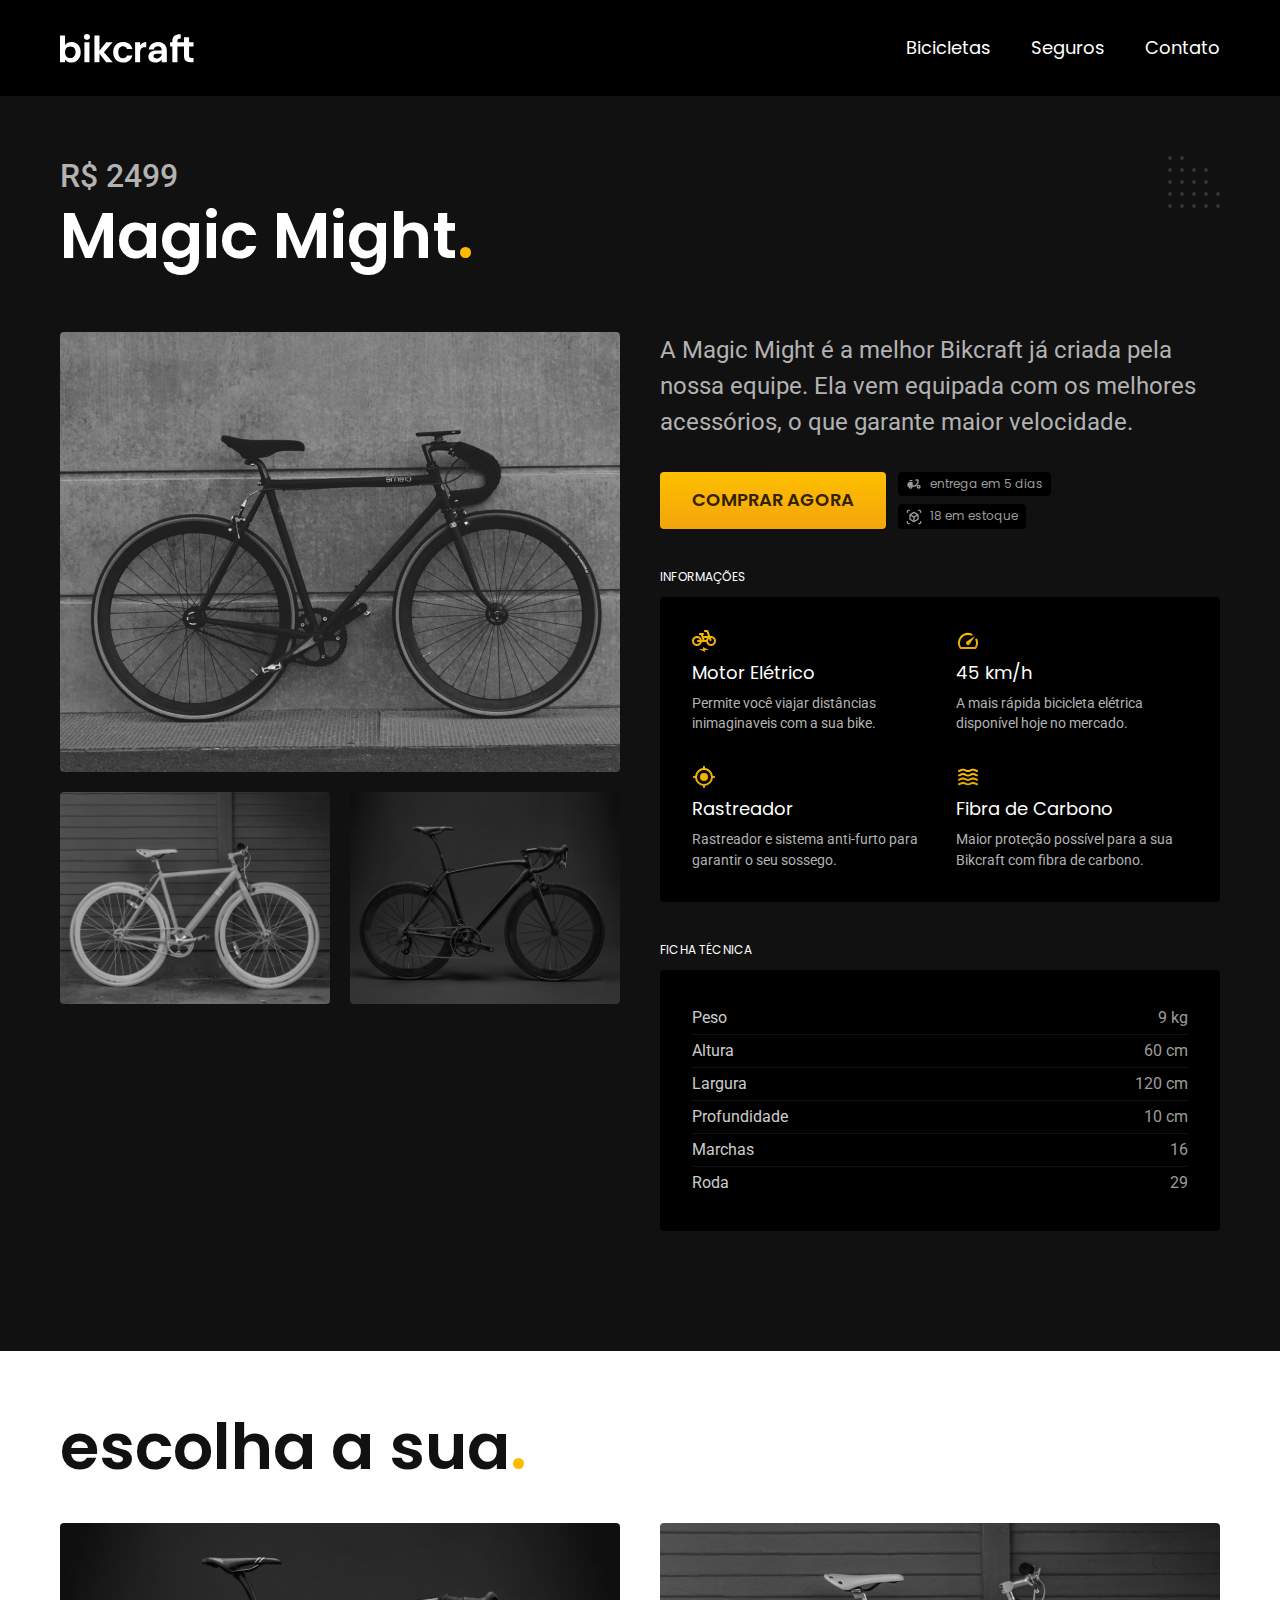
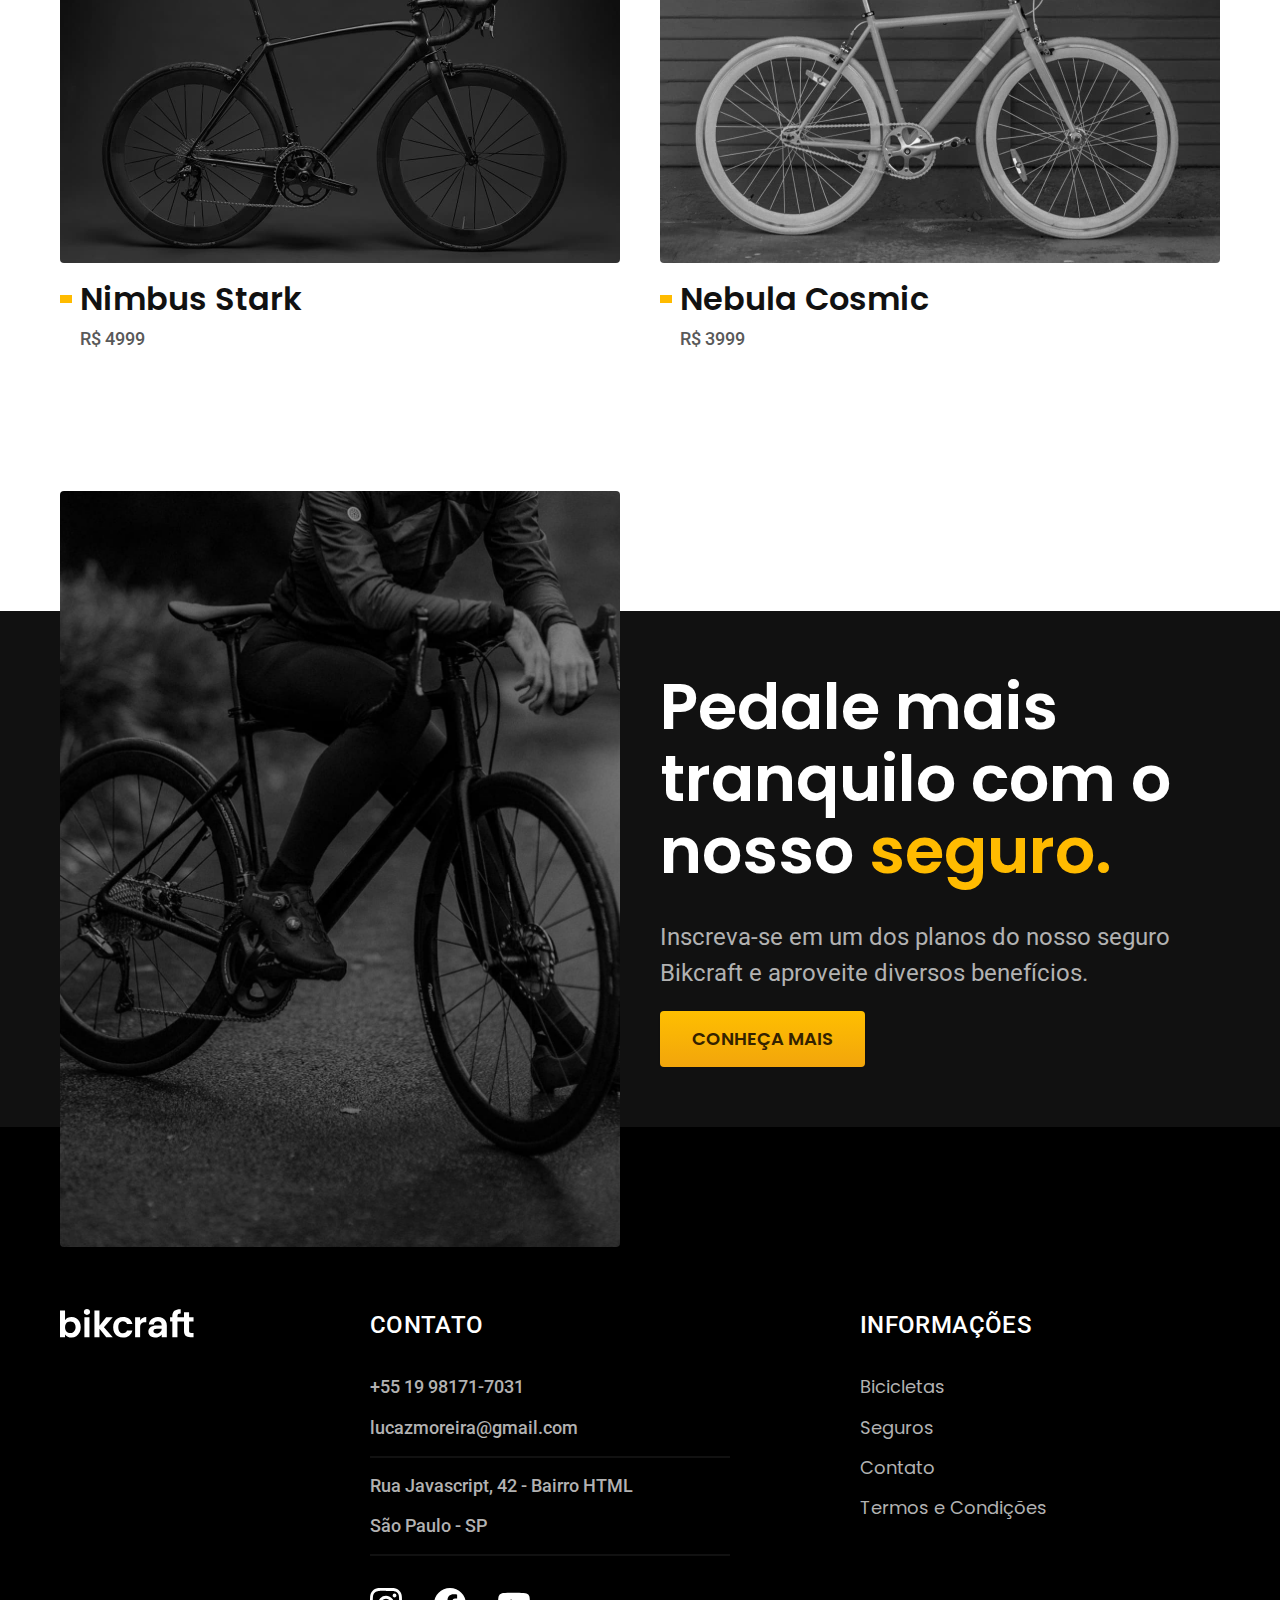
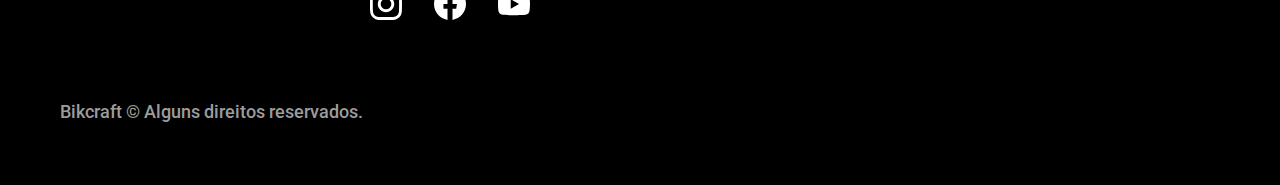
<file: bicicletas/magic.html>
<!DOCTYPE html>
<html lang="pt-br">

<head>
  <meta charset="UTF-8">
  <meta name="viewport" content="width=device-width, initial-scale=1.0">

  <title>Magic Might | Bikcraft</title>
  <meta name="description" content="Termos e condições.">

  <link rel="shortcut icon" href="/img/favicon.svg" />
  <link rel="stylesheet" href="../css/style.min.css">
  <link rel="preconnect" href="https://fonts.googleapis.com">
  <link rel="preconnect" href="https://fonts.gstatic.com" crossorigin>
  <link href="https://fonts.googleapis.com/css2?family=Merriweather:ital,wght@0,400;1,900&family=Poppins:wght@400;600&family=Roboto:wght@400;500&display=swap" rel="stylesheet">
  <script>
    document.documentElement.classList.add('js');
  </script>
</head>

<body id="bicicleta">
  <header class="header-bg">
    <div class="header container">
      <a href="../">
        <img src="../img/bikcraft.svg" alt="Bikcraft">
      </a>

      <nav aria-label="primaria">
        <ul class="header-menu font-1-m cor-0">
          <li><a href="../bicicletas.html">Bicicletas</a></li>
          <li><a href="../seguros.html">Seguros</a></li>
          <li><a href="../contato.html">Contato</a></li>
        </ul>
      </nav>
    </div>
  </header>

  <main class="titulo-bg">
    <div>
      <div class="titulo container">
        <p class="font-2-xl cor-5">R$ 2499</p>
        <h1 class="font-1-xxl cor-0">Magic Might<span class="cor-p1">.</span></h1>
      </div>
    </div>
    <div class="bicicleta container">
      <div class="bicicleta-imagens-mobile">
        <img src="../img/bicicleta/nimbus3.jpg" alt="">
      </div>
      <div class="bicicleta-imagens">
        <img src="../img/bicicleta/nimbus3.jpg" alt="Bicicleta 3">
        <img src="../img/bicicleta/nimbus2.jpg" alt="Bicicleta 2">
        <img src="../img/bicicleta/nimbus1.jpg" alt="Bicicleta 1">
      </div>
      <div class="bicicleta-conteudo">
        <p class="font-2-l cor-5">A Magic Might é a melhor Bikcraft já criada pela nossa equipe. Ela vem equipada com os melhores acessórios, o que garante maior velocidade.</p>
        <div class="bicicleta-comprar">
          <a class="botao" href="../orcamento.html?tipo=bikcraft&produto=magic">Comprar Agora</a>
          <span class="font-1-xs cor-6"><img src="../img/icones/entrega.svg" alt=""> entrega em 5 dias</span>
          <span class="font-1-xs cor-6"><img src="../img/icones/estoque.svg" alt=""> 18 em estoque</span>
        </div>

        <h2 class="font-1-xs cor-0">Informações</h2>
        <ul class="bicicleta-informacoes">
          <li>
            <img src="../img/icones/eletrica.svg" alt="">
            <h3 class="font-1-m cor-0">Motor Elétrico</h3>
            <p class="font-2-xs cor-5">Permite você viajar distâncias inimaginaveis com a sua bike.</p>
          </li>
          <li>
            <img src="../img/icones/velocidade.svg" alt="">
            <h3 class="font-1-m cor-0">45 km/h</h3>
            <p class="font-2-xs cor-5">A mais rápida bicicleta elétrica disponível hoje no mercado.</p>
          </li>
          <li>
            <img src="../img/icones/rastreador.svg" alt="">
            <h3 class="font-1-m cor-0">Rastreador</h3>
            <p class="font-2-xs cor-5">Rastreador e sistema anti-furto para garantir o seu sossego.</p>
          </li>
          <li>
            <img src="../img/icones/carbono.svg" alt="">
            <h3 class="font-1-m cor-0">Fibra de Carbono</h3>
            <p class="font-2-xs cor-5">Maior proteção possível para a sua Bikcraft com fibra de carbono.</p>
          </li>
        </ul>
        <h2 class="font-1-xs cor-0">Ficha Técnica</h2>
        <ul class="bicicleta-ficha font-2-s cor-4">
          <li>Peso <span>9 kg</span></li>
          <li>Altura <span>60 cm</span></li>
          <li>Largura <span>120 cm</span></li>
          <li>Profundidade <span>10 cm</span></li>
          <li>Marchas <span>16</span></li>
          <li>Roda <span>29</span></li>
        </ul>
      </div>
    </div>
  </main>

  <article class="bicicletas-lista container">
    <h2 class="font-1-xxl">escolha a sua<span class="cor-p1">.</span></h2>

    <ul>
      <li>
        <a href="./nimbus.html">
          <img src="../img/bicicletas/nimbus.jpg" alt="Bicicleta preta">
          <h3 class="font-1-xl">Nimbus Stark</h3>
          <span class="font-2-m cor-8">R$ 4999</span>
        </a>
      </li>
      <li>
        <a href="./nebula.html">
          <img src="../img/bicicletas/nebula.jpg" alt="Bicicleta preta">
          <h3 class="font-1-xl">Nebula Cosmic</h3>
          <span class="font-2-m cor-8">R$ 3999</span>
        </a>
      </li>
    </ul>
  </article>

  <article class="seguro-bg">
    <div class="seguro container">
      <div class="seguro-imagem">
        <img src="../img/fotos/seguros.jpg" alt="Pessoa parada em cima de uma bicicleta.">
      </div>
      <div class="seguro-conteudo">
        <h2 class="font-1-xxl cor-0">Pedale mais tranquilo com o nosso <span class="cor-p1">seguro.</span></h2>
        <p class="font-2-l cor-5">Inscreva-se em um dos planos do nosso seguro Bikcraft e aproveite diversos benefícios.</p>
        <a class="botao" href="../seguros.html">Conheça Mais</a>
      </div>
    </div>
  </article>

  <footer class="footer-bg">
    <div class="footer container">
      <img src="../img/bikcraft.svg" alt="Bikcraft">
      <div class="footer-contato">
        <h3 class="font-2-l-b cor-0">Contato</h3>
        <ul class="font-2-m cor-5">
          <li><a href="tel:+5519981717031">+55 19 98171-7031</a></li>
          <li><a href="mailto:lucazmoreira@gmail.com">lucazmoreira@gmail.com</a></li>
          <li>Rua Javascript, 42 - Bairro HTML</li>
          <li>São Paulo - SP</li>
        </ul>
        <div class="footer-redes">
          <a href="../">
            <img src="../img/redes/instagram.svg" alt="Instagram">
          </a>
          <a href="../">
            <img src="../img/redes/facebook.svg" alt="Facebook">
          </a>
          <a href="../">
            <img src="../img/redes/youtube.svg" alt="Youtube">
          </a>
        </div>
      </div>
      <div class="footer-informacoes">
        <h3 class="font-2-l-b cor-0">Informações</h3>
        <nav>
          <ul class="font-1-m cor-5">
            <li><a href="../bicicletas.html">Bicicletas</a></li>
            <li><a href="../seguros.html">Seguros</a></li>
            <li><a href="../contato.html">Contato</a></li>
            <li><a href="../termos.html">Termos e Condições</a></li>
          </ul>
        </nav>
      </div>
      <p class="footer-copy font-2-m cor-6">Bikcraft © Alguns direitos reservados.</p>
    </div>
  </footer>
  <script src="../js/script.js"></script>
</body>

</html>
</file>
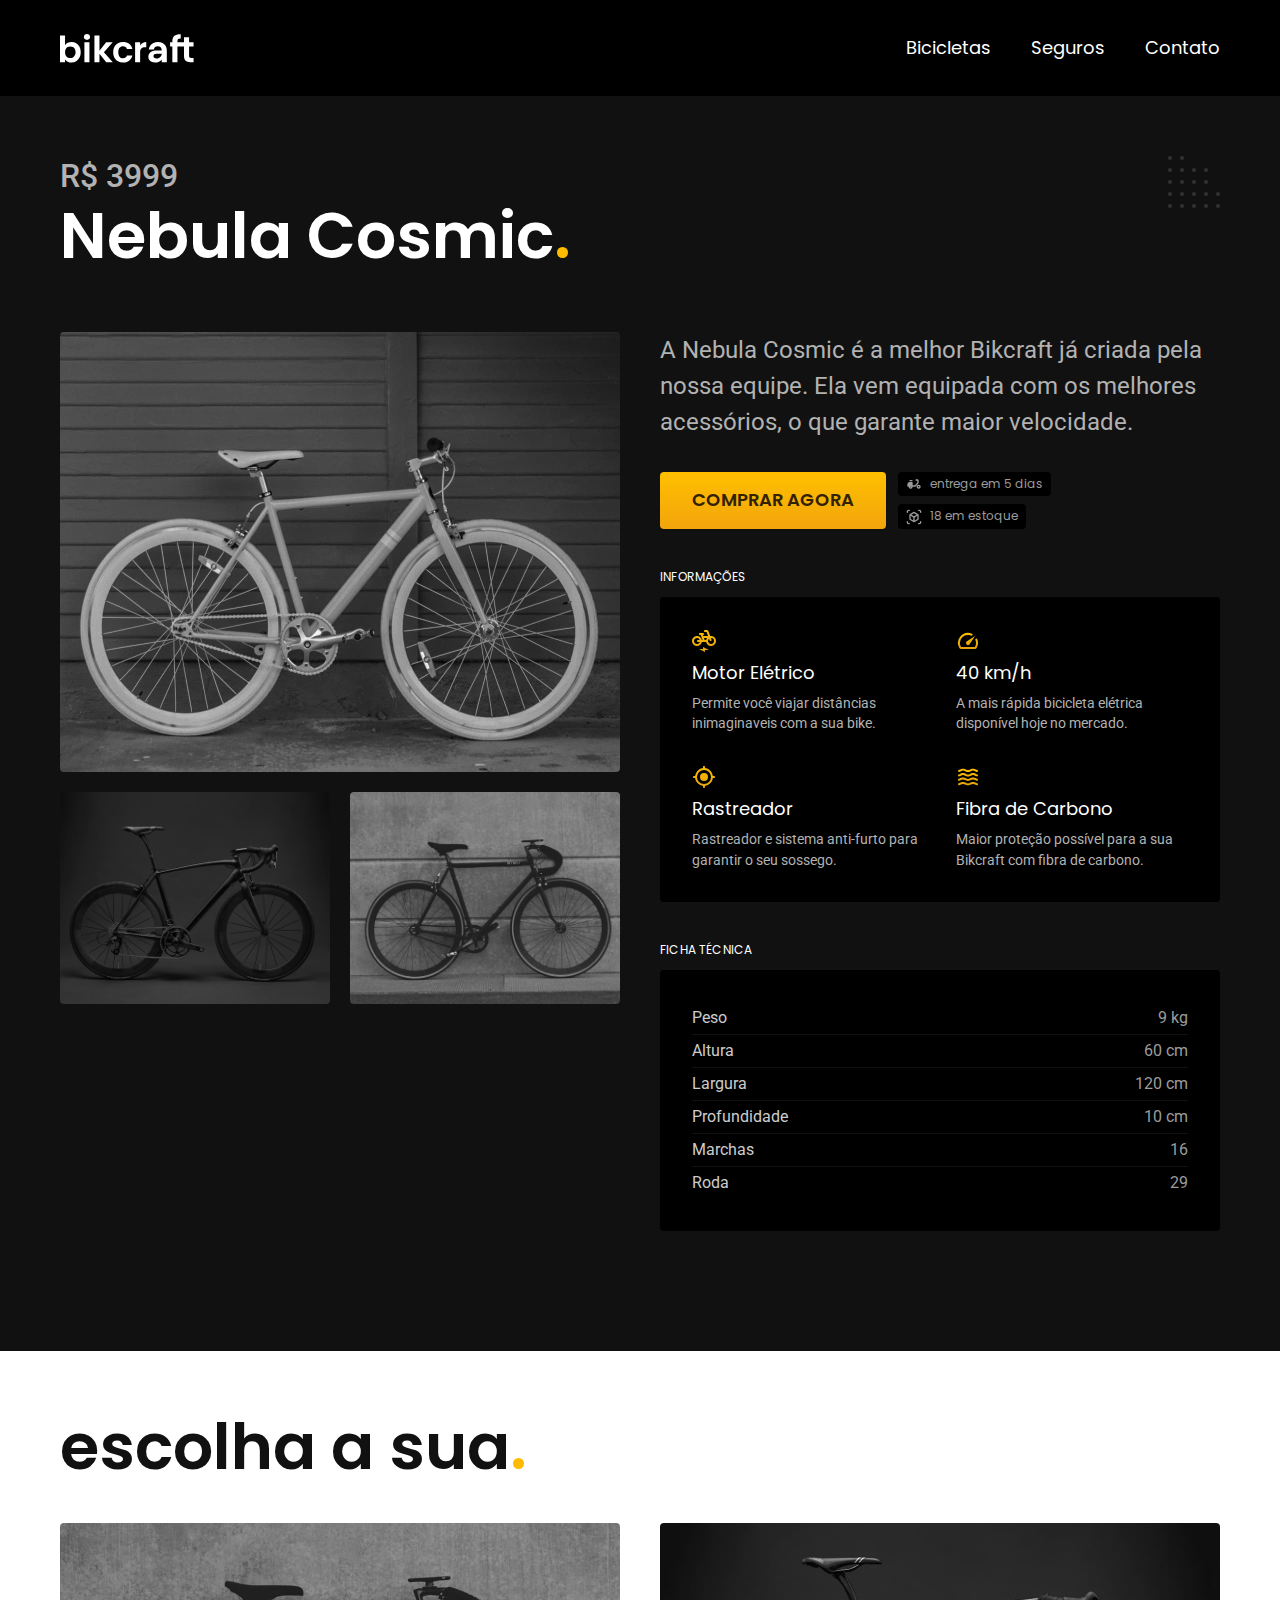
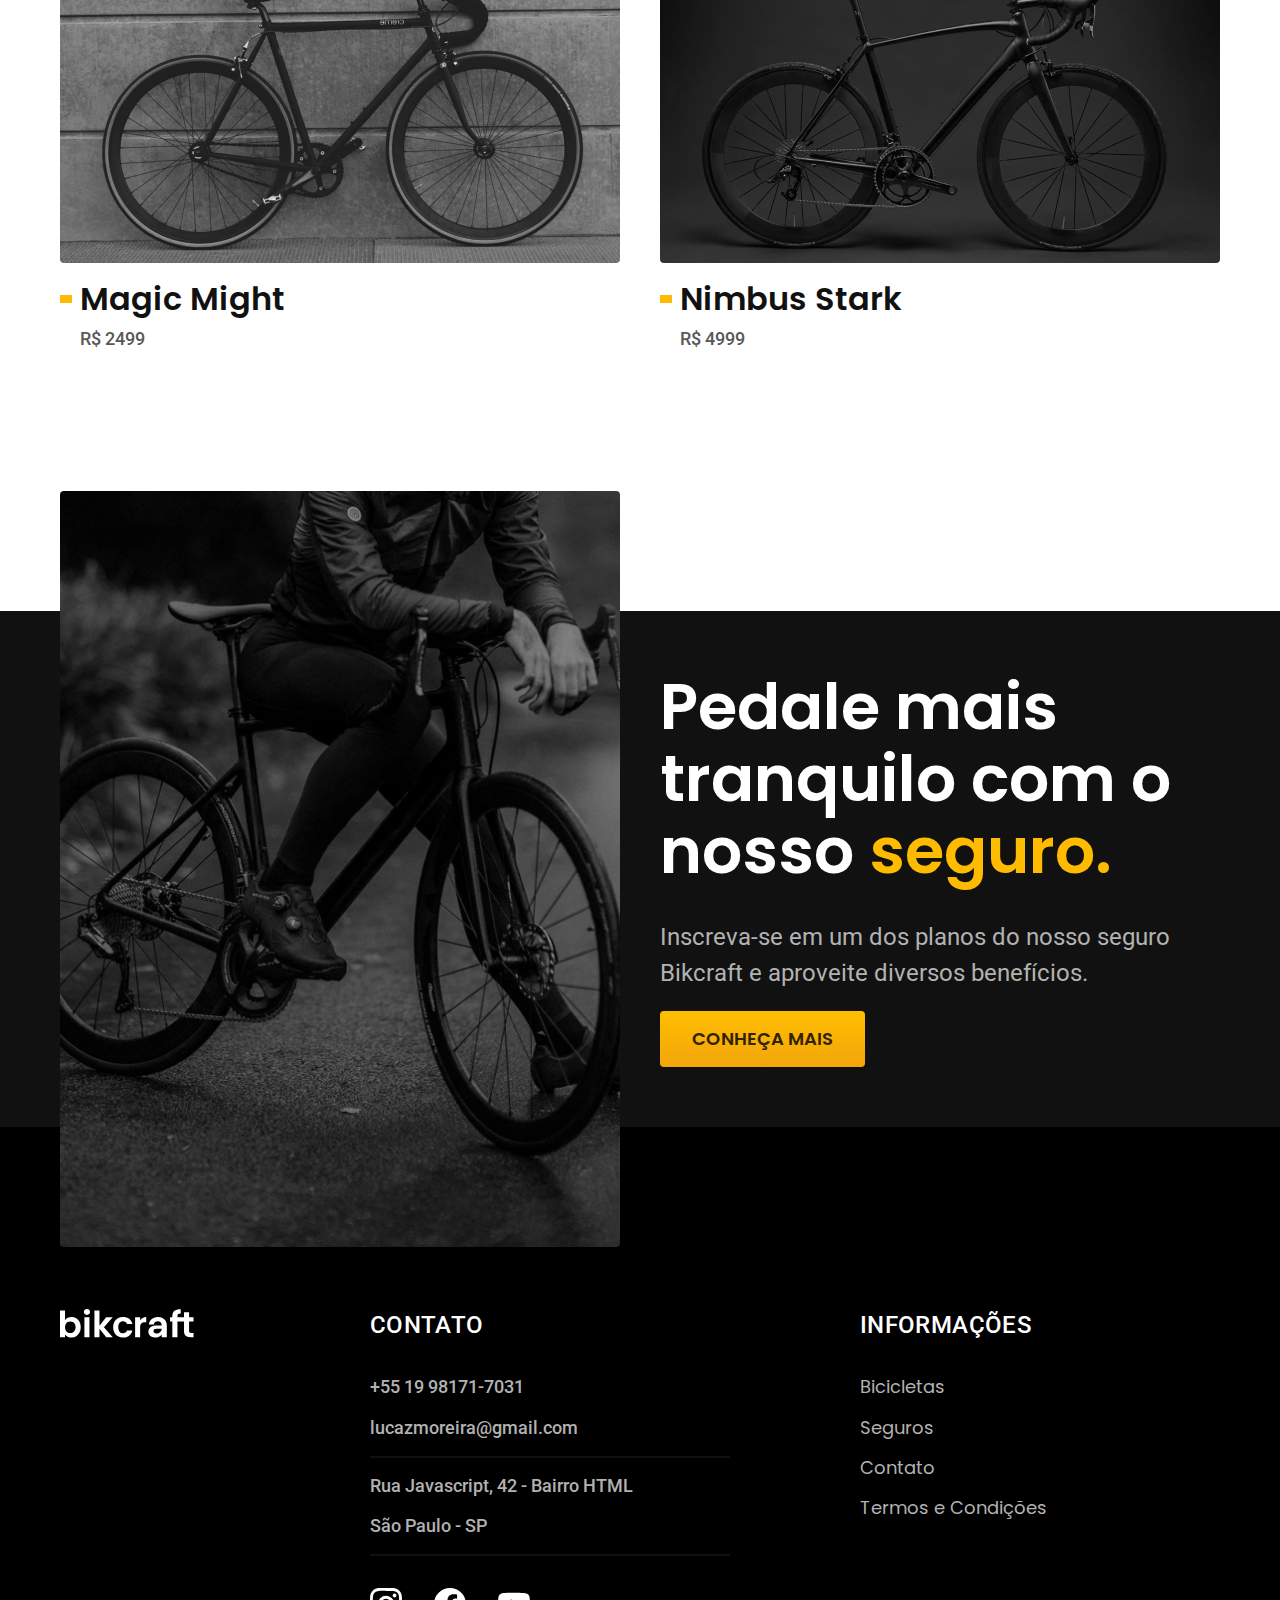
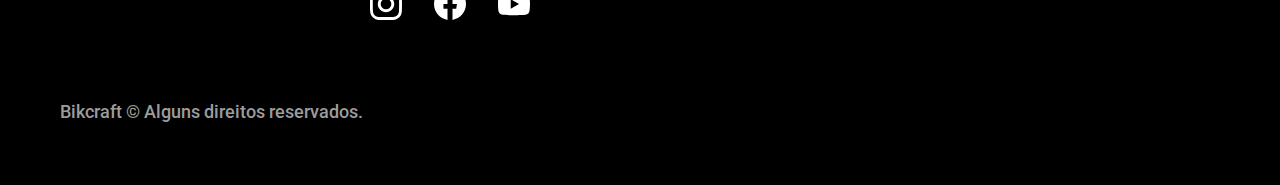
<file: bicicletas/nebula.html>
<!DOCTYPE html>
<html lang="pt-br">

<head>
  <meta charset="UTF-8">
  <meta name="viewport" content="width=device-width, initial-scale=1.0">

  <title>Nebula Cosmic | Bikcraft</title>
  <meta name="description" content="Termos e condições.">

  <link rel="shortcut icon" href="/img/favicon.svg" />
  <link rel="stylesheet" href="../css/style.min.css">
  <link rel="preconnect" href="https://fonts.googleapis.com">
  <link rel="preconnect" href="https://fonts.gstatic.com" crossorigin>
  <link href="https://fonts.googleapis.com/css2?family=Merriweather:ital,wght@0,400;1,900&family=Poppins:wght@400;600&family=Roboto:wght@400;500&display=swap" rel="stylesheet">
  <script>
    document.documentElement.classList.add('js');
  </script>
</head>

<body id="bicicleta">
  <header class="header-bg">
    <div class="header container">
      <a href="../">
        <img src="../img/bikcraft.svg" alt="Bikcraft">
      </a>

      <nav aria-label="primaria">
        <ul class="header-menu font-1-m cor-0">
          <li><a href="../bicicletas.html">Bicicletas</a></li>
          <li><a href="../seguros.html">Seguros</a></li>
          <li><a href="../contato.html">Contato</a></li>
        </ul>
      </nav>
    </div>
  </header>
  <main class="titulo-bg">
    <div>
      <div class="titulo container">
        <p class="font-2-xl cor-5">R$ 3999</p>
        <h1 class="font-1-xxl cor-0">Nebula Cosmic<span class="cor-p1">.</span></h1>
      </div>
    </div>
    <div class="bicicleta container">
      <div class="bicicleta-imagens-mobile">
        <img src="../img/bicicleta/nimbus2.jpg" alt="">
      </div>
      <div class="bicicleta-imagens">
        <img src="../img/bicicleta/nimbus2.jpg" alt="Bicicleta 2">
        <img src="../img/bicicleta/nimbus1.jpg" alt="Bicicleta 1">
        <img src="../img/bicicleta/nimbus3.jpg" alt="Bicicleta 3">
      </div>
      <div class="bicicleta-conteudo">
        <p class="font-2-l cor-5">A Nebula Cosmic é a melhor Bikcraft já criada pela nossa equipe. Ela vem equipada com os melhores acessórios, o que garante maior velocidade.</p>
        <div class="bicicleta-comprar">
          <a class="botao" href="../orcamento.html?tipo=bikcraft&produto=nebula">Comprar Agora</a>
          <span class="font-1-xs cor-6"><img src="../img/icones/entrega.svg" alt=""> entrega em 5 dias</span>
          <span class="font-1-xs cor-6"><img src="../img/icones/estoque.svg" alt=""> 18 em estoque</span>
        </div>

        <h2 class="font-1-xs cor-0">Informações</h2>
        <ul class="bicicleta-informacoes">
          <li>
            <img src="../img/icones/eletrica.svg" alt="">
            <h3 class="font-1-m cor-0">Motor Elétrico</h3>
            <p class="font-2-xs cor-5">Permite você viajar distâncias inimaginaveis com a sua bike.</p>
          </li>
          <li>
            <img src="../img/icones/velocidade.svg" alt="">
            <h3 class="font-1-m cor-0">40 km/h</h3>
            <p class="font-2-xs cor-5">A mais rápida bicicleta elétrica disponível hoje no mercado.</p>
          </li>
          <li>
            <img src="../img/icones/rastreador.svg" alt="">
            <h3 class="font-1-m cor-0">Rastreador</h3>
            <p class="font-2-xs cor-5">Rastreador e sistema anti-furto para garantir o seu sossego.</p>
          </li>
          <li>
            <img src="../img/icones/carbono.svg" alt="">
            <h3 class="font-1-m cor-0">Fibra de Carbono</h3>
            <p class="font-2-xs cor-5">Maior proteção possível para a sua Bikcraft com fibra de carbono.</p>
          </li>
        </ul>
        <h2 class="font-1-xs cor-0">Ficha Técnica</h2>
        <ul class="bicicleta-ficha font-2-s cor-4">
          <li>Peso <span>9 kg</span></li>
          <li>Altura <span>60 cm</span></li>
          <li>Largura <span>120 cm</span></li>
          <li>Profundidade <span>10 cm</span></li>
          <li>Marchas <span>16</span></li>
          <li>Roda <span>29</span></li>
        </ul>
      </div>
    </div>
  </main>

  <article class="bicicletas-lista container">
    <h2 class="font-1-xxl">escolha a sua<span class="cor-p1">.</span></h2>

    <ul>
      <li>
        <a href="./magic.html">
          <img src="../img/bicicletas/magic.jpg" alt="Bicicleta preta">
          <h3 class="font-1-xl">Magic Might</h3>
          <span class="font-2-m cor-8">R$ 2499</span>
        </a>
      </li>
      <li>
        <a href="./nimbus.html">
          <img src="../img/bicicletas/nimbus.jpg" alt="Bicicleta preta">
          <h3 class="font-1-xl">Nimbus Stark</h3>
          <span class="font-2-m cor-8">R$ 4999</span>
        </a>
      </li>
    </ul>
  </article>

  <article class="seguro-bg">
    <div class="seguro container">
      <div class="seguro-imagem">
        <img src="../img/fotos/seguros.jpg" alt="Pessoa parada em cima de uma bicicleta.">
      </div>
      <div class="seguro-conteudo">
        <h2 class="font-1-xxl cor-0">Pedale mais tranquilo com o nosso <span class="cor-p1">seguro.</span></h2>
        <p class="font-2-l cor-5">Inscreva-se em um dos planos do nosso seguro Bikcraft e aproveite diversos benefícios.</p>
        <a class="botao" href="../seguros.html">Conheça Mais</a>
      </div>
    </div>
  </article>

  <footer class="footer-bg">
    <div class="footer container">
      <img src="../img/bikcraft.svg" alt="Bikcraft">
      <div class="footer-contato">
        <h3 class="font-2-l-b cor-0">Contato</h3>
        <ul class="font-2-m cor-5">
          <li><a href="tel:+5519981717031">+55 19 98171-7031</a></li>
          <li><a href="mailto:lucazmoreira@gmail.com">lucazmoreira@gmail.com</a></li>
          <li>Rua Javascript, 42 - Bairro HTML</li>
          <li>São Paulo - SP</li>
        </ul>
        <div class="footer-redes">
          <a href="../">
            <img src="../img/redes/instagram.svg" alt="Instagram">
          </a>
          <a href="../">
            <img src="../img/redes/facebook.svg" alt="Facebook">
          </a>
          <a href="../">
            <img src="../img/redes/youtube.svg" alt="Youtube">
          </a>
        </div>
      </div>
      <div class="footer-informacoes">
        <h3 class="font-2-l-b cor-0">Informações</h3>
        <nav>
          <ul class="font-1-m cor-5">
            <li><a href="../bicicletas.html">Bicicletas</a></li>
            <li><a href="../seguros.html">Seguros</a></li>
            <li><a href="../contato.html">Contato</a></li>
            <li><a href="../termos.html">Termos e Condições</a></li>
          </ul>
        </nav>
      </div>
      <p class="footer-copy font-2-m cor-6">Bikcraft © Alguns direitos reservados.</p>
    </div>
  </footer>
  <script src="../js/script.js"></script>
</body>

</html>
</file>
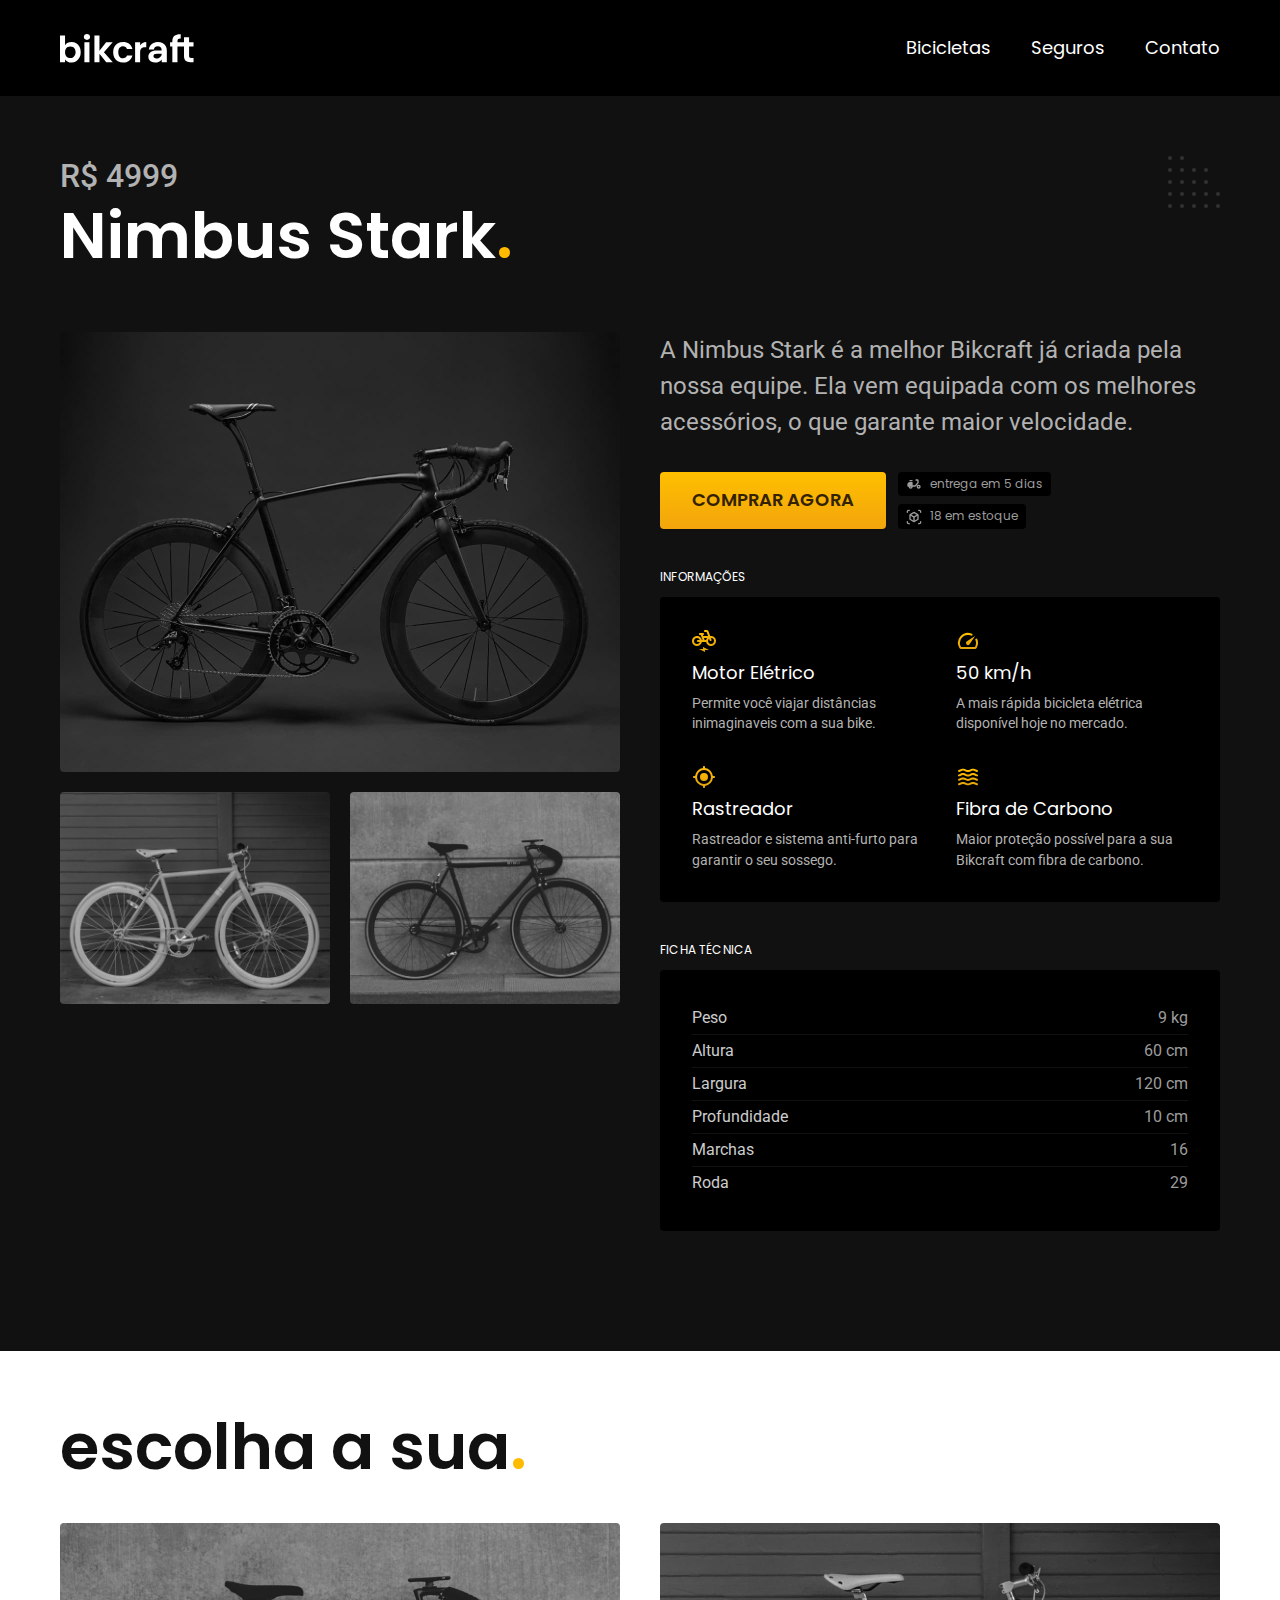
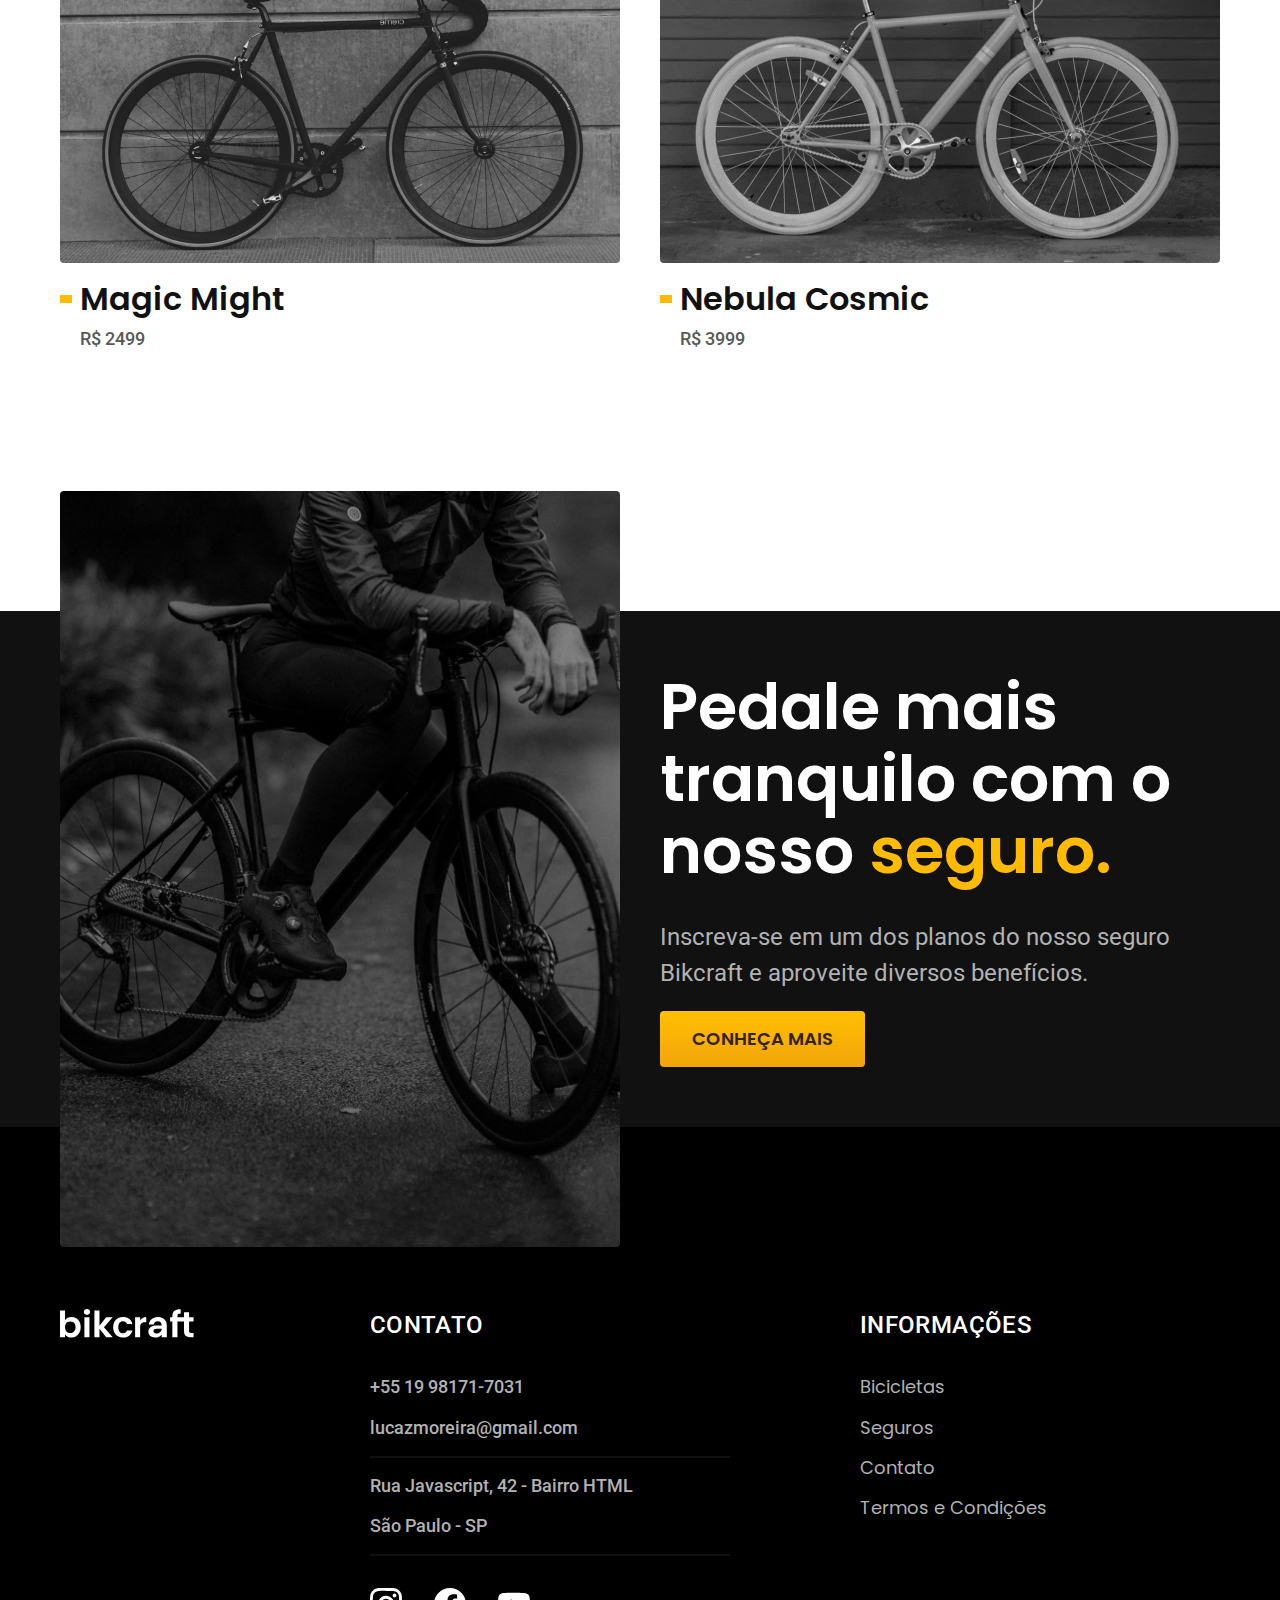
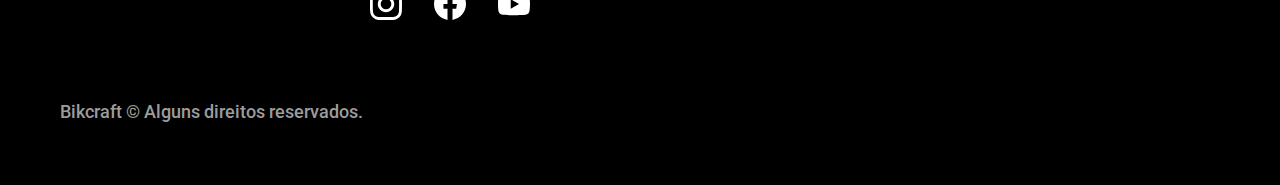
<file: bicicletas/nimbus.html>
<!DOCTYPE html>
<html lang="pt-br">

<head>
  <meta charset="UTF-8">
  <meta name="viewport" content="width=device-width, initial-scale=1.0">

  <title>Nimbus Stark | Bikcraft</title>
  <meta name="description" content="Termos e condições.">

  <link rel="shortcut icon" href="/img/favicon.svg" />
  <link rel="stylesheet" href="../css/style.min.css">
  <link rel="preconnect" href="https://fonts.googleapis.com">
  <link rel="preconnect" href="https://fonts.gstatic.com" crossorigin>
  <link href="https://fonts.googleapis.com/css2?family=Merriweather:ital,wght@0,400;1,900&family=Poppins:wght@400;600&family=Roboto:wght@400;500&display=swap" rel="stylesheet">
  <script>
    document.documentElement.classList.add('js');
  </script>
</head>

<body id="bicicleta">
  <header class="header-bg">
    <div class="header container">
      <a href="../">
        <img src="../img/bikcraft.svg" alt="Bikcraft">
      </a>

      <nav aria-label="primaria">
        <ul class="header-menu font-1-m cor-0">
          <li><a href="../bicicletas.html">Bicicletas</a></li>
          <li><a href="../seguros.html">Seguros</a></li>
          <li><a href="../contato.html">Contato</a></li>
        </ul>
      </nav>
    </div>
  </header>


  <main class="titulo-bg">
    <div>
      <div class="titulo container">
        <p class="font-2-xl cor-5">R$ 4999</p>
        <h1 class="font-1-xxl cor-0">Nimbus Stark<span class="cor-p1">.</span></h1>
      </div>
    </div>
    <div class="bicicleta container">
      <div class="bicicleta-imagens-mobile">
        <img src="../img/bicicleta/nimbus1.jpg" alt="">
      </div>
      <div class="bicicleta-imagens">
        <img src="../img/bicicleta/nimbus1.jpg" alt="Bicicleta 1">
        <img src="../img/bicicleta/nimbus2.jpg" alt="Bicicleta 2">
        <img src="../img/bicicleta/nimbus3.jpg" alt="Bicicleta 3">
      </div>
      <div class="bicicleta-conteudo">
        <p class="font-2-l cor-5">A Nimbus Stark é a melhor Bikcraft já criada pela nossa equipe. Ela vem equipada com os melhores acessórios, o que garante maior velocidade.</p>
        <div class="bicicleta-comprar">
          <a class="botao" href="../orcamento.html?tipo=bikcraft&produto=nimbus">Comprar Agora</a>
          <span class="font-1-xs cor-6"><img src="../img/icones/entrega.svg" alt=""> entrega em 5 dias</span>
          <span class="font-1-xs cor-6"><img src="../img/icones/estoque.svg" alt=""> 18 em estoque</span>
        </div>

        <h2 class="font-1-xs cor-0">Informações</h2>
        <ul class="bicicleta-informacoes">
          <li>
            <img src="../img/icones/eletrica.svg" alt="">
            <h3 class="font-1-m cor-0">Motor Elétrico</h3>
            <p class="font-2-xs cor-5">Permite você viajar distâncias inimaginaveis com a sua bike.</p>
          </li>
          <li>
            <img src="../img/icones/velocidade.svg" alt="">
            <h3 class="font-1-m cor-0">50 km/h</h3>
            <p class="font-2-xs cor-5">A mais rápida bicicleta elétrica disponível hoje no mercado.</p>
          </li>
          <li>
            <img src="../img/icones/rastreador.svg" alt="">
            <h3 class="font-1-m cor-0">Rastreador</h3>
            <p class="font-2-xs cor-5">Rastreador e sistema anti-furto para garantir o seu sossego.</p>
          </li>
          <li>
            <img src="../img/icones/carbono.svg" alt="">
            <h3 class="font-1-m cor-0">Fibra de Carbono</h3>
            <p class="font-2-xs cor-5">Maior proteção possível para a sua Bikcraft com fibra de carbono.</p>
          </li>
        </ul>
        <h2 class="font-1-xs cor-0">Ficha Técnica</h2>
        <ul class="bicicleta-ficha font-2-s cor-4">
          <li>Peso <span>9 kg</span></li>
          <li>Altura <span>60 cm</span></li>
          <li>Largura <span>120 cm</span></li>
          <li>Profundidade <span>10 cm</span></li>
          <li>Marchas <span>16</span></li>
          <li>Roda <span>29</span></li>
        </ul>
      </div>
    </div>
  </main>

  <article class="bicicletas-lista container">
    <h2 class="font-1-xxl">escolha a sua<span class="cor-p1">.</span></h2>

    <ul>
      <li>
        <a href="./magic.html">
          <img src="../img/bicicletas/magic.jpg" alt="Bicicleta preta">
          <h3 class="font-1-xl">Magic Might</h3>
          <span class="font-2-m cor-8">R$ 2499</span>
        </a>
      </li>
      <li>
        <a href="./nebula.html">
          <img src="../img/bicicletas/nebula.jpg" alt="Bicicleta preta">
          <h3 class="font-1-xl">Nebula Cosmic</h3>
          <span class="font-2-m cor-8">R$ 3999</span>
        </a>
      </li>
    </ul>
  </article>

  <article class="seguro-bg">
    <div class="seguro container">
      <div class="seguro-imagem">
        <img src="../img/fotos/seguros.jpg" alt="Pessoa parada em cima de uma bicicleta.">
      </div>
      <div class="seguro-conteudo">
        <h2 class="font-1-xxl cor-0">Pedale mais tranquilo com o nosso <span class="cor-p1">seguro.</span></h2>
        <p class="font-2-l cor-5">Inscreva-se em um dos planos do nosso seguro Bikcraft e aproveite diversos benefícios.</p>
        <a class="botao" href="../seguros.html">Conheça Mais</a>
      </div>
    </div>
  </article>

  <footer class="footer-bg">
    <div class="footer container">
      <img src="../img/bikcraft.svg" alt="Bikcraft">
      <div class="footer-contato">
        <h3 class="font-2-l-b cor-0">Contato</h3>
        <ul class="font-2-m cor-5">
          <li><a href="tel:+5519981717031">+55 19 98171-7031</a></li>
          <li><a href="mailto:lucazmoreira@gmail.com">lucazmoreira@gmail.com</a></li>
          <li>Rua Javascript, 42 - Bairro HTML</li>
          <li>São Paulo - SP</li>
        </ul>
        <div class="footer-redes">
          <a href="../">
            <img src="../img/redes/instagram.svg" alt="Instagram">
          </a>
          <a href="../">
            <img src="../img/redes/facebook.svg" alt="Facebook">
          </a>
          <a href="../">
            <img src="../img/redes/youtube.svg" alt="Youtube">
          </a>
        </div>
      </div>
      <div class="footer-informacoes">
        <h3 class="font-2-l-b cor-0">Informações</h3>
        <nav>
          <ul class="font-1-m cor-5">
            <li><a href="../bicicletas.html">Bicicletas</a></li>
            <li><a href="../seguros.html">Seguros</a></li>
            <li><a href="../contato.html">Contato</a></li>
            <li><a href="../termos.html">Termos e Condições</a></li>
          </ul>
        </nav>
      </div>
      <p class="footer-copy font-2-m cor-6">Bikcraft © Alguns direitos reservados.</p>
    </div>
  </footer>
  <script src="../js/script.js"></script>
</body>

</html>
</file>
<file: css/style.min.css>
body{margin:0;font-family:Arial,Helvetica,sans-serif;color:#111}blockquote,dd,h1,h2,h3,h4,p,ul{margin:0}ul{padding:0;list-style:none}a{text-decoration:none;color:inherit}img{max-width:100%;height:auto;display:block}img[src$=".jpg"]{border-radius:4px}.font-1-xs{font:400 0.75rem/1.35 Poppins,sans-serif}.font-2-xs{font:400 0.875rem/1.43 Roboto,sans-serif}.font-1-s{font:400 1rem/1.5 Poppins,sans-serif}.font-2-s{font:400 1rem/1.5 Roboto,sans-serif}.font-1-m,.font-1-m-b{font:400 1.125rem/1.35 Poppins,sans-serif}.font-1-m-b{font-weight:600}.font-2-m{font:500 1.125rem/1.35 Roboto,sans-serif}.font-1-l{font:400 1.5rem/1.5 Poppins,sans-serif}.font-2-l,.font-2-l-b{font:400 1.5rem/1.5 Roboto,sans-serif}.font-2-l-b{font-weight:500;letter-spacing:.015em;text-transform:uppercase}.font-1-xl{font:600 2rem/1.25 Poppins,sans-serif}.font-2-xl{font:500 2rem/1.25 Roboto,sans-serif}.font-1-xxl{font:600 4rem/1.125 Poppins,sans-serif}@media (max-width:1200px){.font-1-xxl{font-size:3rem}.font-2-l,.font-2-l-b{font-size:1.125rem}}@media (max-width:800px){.font-1-xxl{font-size:2rem}.font-1-xl,.font-2-xl{font-size:1.5rem}}:root{--cor-0:#ffffff;--cor-1:#f7f7f7;--cor-2:#ededed;--cor-3:#dedede;--cor-4:#cccccc;--cor-5:#b2b2b2;--cor-6:#9c9c9c;--cor-7:#717171;--cor-8:#595959;--cor-9:#404040;--cor-10:#2e2e2e;--cor-11:#111111;--cor-12:#000000;--cor-p1:#ffbb00;--cor-p2:#e4a30b;--cor-p3:#a66f00;--cor-p4:#664400;--cor-p5:#332200}.cor-0{color:var(--cor-0)}.cor-1{color:var(--cor-1)}.cor-2{color:var(--cor-2)}.cor-3{color:var(--cor-3)}.cor-4{color:var(--cor-4)}.cor-5{color:var(--cor-5)}.cor-6{color:var(--cor-6)}.cor-7{color:var(--cor-7)}.cor-8{color:var(--cor-8)}.cor-9{color:var(--cor-9)}.cor-10{color:var(--cor-10)}.cor-11{color:var(--cor-11)}.cor-12{color:var(--cor-12)}.cor-p1{color:var(--cor-p1)}.cor-p2{color:var(--cor-p2)}.cor-p3{color:var(--cor-p3)}.cor-p4{color:var(--cor-p4)}.cor-p5{color:var(--cor-p5)}.js .fadeInDown{transform:translate3d(0,-20px,0)}.js .fadeInUp{transform:translate3d(0,20px,0)}.js .fadeInRight{transform:translate3d(20px,0,0)}.js .fadeInLeft{transform:translate3d(-20px,0,0)}.js [data-anime]{opacity:0}.js .anime{opacity:1;transform:none;transition:transform .8s,opacity .8s}.header-bg{background-color:var(--cor-12)}.header{display:flex;flex-wrap:wrap;gap:20px;justify-content:space-between;align-items:center;padding-top:20px;padding-bottom:20px}.header-menu{display:flex;flex-wrap:wrap;gap:40px}.header-menu a{display:inline-block;padding:16px 0;position:relative}.header-menu a:after{content:"";display:block;height:2px;width:0;background:var(--cor-0);margin-top:4px;transition:.3s;position:absolute}.header-menu a.ativo::after,.header-menu a:hover::after{width:100%}@media (max-width:800px){.header-menu{gap:20px}.header-menu a{background:var(--cor-11);padding:12px 16px;border-radius:4px}.header-menu a:hover{background-color:var(--cor-10)}.header a:after{display:none}}@media (max-width:600px){.header-menu{gap:12px}.header-menu a{padding:8px 12px;font-size:14px}}.footer-bg{background-color:var(--cor-12)}.footer{display:grid;grid-template-columns:3fr 5fr 4fr;gap:40px;padding-top:60px;padding-bottom:60px}.footer h3{margin-bottom:32px}.footer-contato ul{margin-bottom:32px}.footer-contato li:nth-child(2n):after{content:"";display:block;max-width:360px;height:2px;background:var(--cor-11);margin-top:16px}.footer li{margin-bottom:16px}.footer-redes{display:flex;gap:32px}.footer a:hover{color:var(--cor-0)}.footer-copy{grid-column:1/-1;margin-top:40px}@media (max-width:800px){.footer>img{display:none}.footer{grid-template-columns:1fr 1fr}}@media (max-width:600px){.footer{grid-template-columns:1fr;gap:60px}.footer-copy{margin-top:0}}.container{box-sizing:border-box;max-width:1200px;padding-left:20px;padding-right:20px;margin-left:auto;margin-right:auto}.botao{display:inline-block;padding:16px 32px;background:linear-gradient(#ffbf00,#f2a50c);border-radius:4px;box-shadow:0 1px 2px rgba(0,0,0,.1);text-transform:uppercase;color:var(--cor-p5);font:600 1.125rem/1.35 Poppins,sans-serif;max-width:max-content;border:none;cursor:pointer;text-align:center;white-space:nowrap}.botao:hover{background:linear-gradient(#ffb60d,#e59317)}.botao.secundario{background:var(--cor-10);color:var(--cor-2);white-space:nowrap}.botao.secundario:hover{background:var(--cor-9)}.botao.seta{display:flex;align-items:center}.botao.seta::after{content:"";display:inline-block;width:18px;height:10px;margin-left:12px;background:url("../img/icones/seta.svg");transition:transform .2s}.botao.seta:hover::after{transform:translateX(4px)}@media (max-width:600px){.botao{padding:12px 16px;font-size:1rem}}.link{display:inline-block;color:var(--cor-p1);font:500 1.5rem/1.5 Poppins,sans-serif;text-transform:uppercase}.link::after{content:"";display:block;width:100%;height:4px;background-color:currentColor}.link:hover{color:var(--cor-0)}.titulo-bg{padding-top:60px;padding-bottom:60px;background-color:var(--cor-11)}.titulo{background:url("../img/dec/top-right.svg") no-repeat top right 20px}.titulo p{margin-bottom:4px}@media (max-width:800px){.titulo-bg{padding-top:40px;padding-bottom:40px}.titulo p{font-size:1rem;text-transform:lowercase;font-weight:400}}.form{display:grid;grid-template-columns:1fr 1fr;gap:20px}.form label{display:block;font:400 1rem/1.5 Poppins,sans-serif;margin-bottom:4px}.form .col-2{grid-column:span 2}.form input[type=email],.form input[type=text],.form textarea{font:400 1rem/1.5 Roboto,sans-serif;background:var(--cor-1);border:1px solid var(--cor-2);padding:12px;border-radius:4px;width:100%;box-sizing:border-box}.form input[type=email]:focus,.form input[type=text]:focus,.form textarea:focus{outline:0;border-color:var(--cor-p1);background:var(--cor-0);box-shadow:0 0 0 2px #fea}@media (max-width:600px){.form{grid-template-columns:1fr}.form .col-2{grid-column:1}}.introducao-bg{background:var(--cor-12) url("../img/dec/bottom-left.svg") no-repeat bottom 160px left 20px;box-shadow:inset 0 -120px var(--cor-0)}.introducao{display:grid;grid-template-columns:1fr 1fr;gap:0 40px}.introducao-conteudo{align-self:end;padding-bottom:200px}.introducao img{width:100%;height:100%;object-fit:cover;border-radius:4px}.introducao h1{margin-bottom:32px}.introducao p{margin-bottom:20px}@media (max-width:800px){.introducao-bg{background:var(--cor-11);padding-top:40px;box-shadow:inset 0 -60px #fff}.introducao{grid-template-columns:1fr;gap:32px}.introducao-conteudo{padding-bottom:0}.introducao h1{margin-bottom:16px}.introducao img{height:300px;width:100%}}.tecnologia-bg{background-color:var(--cor-11);box-shadow:inset 0 80px var(--cor-0),inset 0 -80px var(--cor-0)}.tecnologia{display:grid;grid-template-columns:1fr 1fr;gap:40px}.tecnologia-imagem img{width:100%;height:100%;object-fit:cover;object-position:left}.tecnologia-conteudo{padding-top:160px;padding-bottom:160px}.tecnologia-conteudo>span{display:block;margin-bottom:20px}.tecnologia-conteudo h2{margin-bottom:32px}.tecnologia-conteudo>p{margin-bottom:20px}.tecnologia a{margin-bottom:80px}.tecnologia-vantagens{display:flex;gap:40px}.tecnologia-vantagens h3{margin-bottom:8px;width:max-content}.tecnologia-vantagens img{width:24px;margin-bottom:8px}@media (max-width:800px){.tecnologia-bg{box-shadow:initial}.tecnologia{grid-template-columns:1fr}.tecnologia-conteudo{padding-top:60px;padding-bottom:60px}.tecnologia-imagem{display:none}.tecnologia a{margin-bottom:60px}}@media (max-width:600px){.tecnologia-vantagens{flex-direction:column}}.parceiros{padding-top:60px;padding-bottom:120px}.parceiros h2{margin-bottom:60px}.parceiros ul{padding:0 20px;max-width:1400px;display:grid;grid-template-columns:repeat(4,1fr);margin:0 auto}.parceiros li{display:flex;padding:32px;border-left:2px solid var(--cor-2)}.parceiros img{margin:auto}.parceiros li:first-child,.parceiros li:nth-child(5){border-left:none}.parceiros li:nth-child(n+5){border-top:2px solid var(--cor-2)}@media (max-width:800px){.parceiros{padding-bottom:60px}.parceiros li{padding:20px}.parceiros h2{margin-bottom:20px}.parceiros ul{grid-template-columns:repeat(2,1fr)}.parceiros li:nth-child(n+3){border-top:2px solid var(--cor-2)}.parceiros li:nth-child(odd){border-left:none}}.depoimento{display:grid;grid-template-columns:1fr 1fr;background-color:var(--cor-p1);overflow:hidden}.depoimento img{width:100%;height:100%;object-fit:cover;border-radius:0}.depoimento-conteudo{padding:40px 40px 80px 80px;align-self:end;background:url("../img/dec/bottom-right-p.svg") no-repeat bottom 40px right 40px}.depoimento-conteudo p{max-width:32ch;font-family:Merriweather,serif;font-style:italic;font-weight:900;margin-bottom:32px;position:relative}.depoimento p::after,.depoimento p::before{font-size:5rem;color:var(--cor-p2);position:absolute}.depoimento p::before{content:"“";left:-50px;top:-20px}.depoimento p::after{content:"”"}@media (min-width:1200px){.depoimento img{max-height:520px}}@media (max-width:800px){.depoimento{grid-template-columns:1fr;text-align:center}.depoimento img{max-height:200px}.depoimento-conteudo{padding:40px 20px;margin:auto}}.bicicletas-lista{padding-top:60px;padding-bottom:120px}.bicicletas-lista h2{margin-bottom:40px}.bicicletas-lista ul{display:flex;gap:40px;padding:0 20px 20px 20px;max-width:1400px;margin-left:auto;margin-right:auto;overflow-x:auto}#bicicleta .bicicletas-lista ul{padding:0 0 20px 0}.bicicletas-lista li{flex:1;min-width:280px}.bicicletas-lista a{display:block}.bicicletas-lista img{margin-bottom:16px}.bicicletas-lista h3{margin-bottom:8px;display:flex;align-items:center}.bicicletas-lista h3::before{content:"";display:inline-block;height:8px;width:12px;margin-right:8px;background-color:var(--cor-p1);transition:width .2s}.bicicletas-lista a:hover h3::before{width:24px}.bicicletas-lista li span{padding-left:20px}@media (max-width:800px){.bicicletas-lista{padding-bottom:60px}.bicicletas-lista ul{gap:20px}}.bicicletas-bg{background:linear-gradient(to right,var(--cor-0) 30%,var(--cor-11) 0)}.bicicletas{display:grid;grid-template-columns:1fr 1fr;gap:40px;padding-top:60px;padding-bottom:60px;background:url("../img/dec/top-right.svg") no-repeat top 40px right 20px}.bicicletas-imagem{display:grid}.bicicletas-imagem img{grid-area:1/1}.bicicletas-imagem span{grid-area:1/1;place-self:start end;margin-top:20px;background:var(--cor-12);display:inline-block;padding:8px 16px 8px 8px;border-radius:4px 0 0 4px;white-space:nowrap}.bicicletas-conteudo{display:grid;grid-template-columns:1fr auto;align-content:start}.bicicletas h2,.bicicletas p{grid-column:1/-1}.bicicletas h2{margin-bottom:20px}.bicicletas h2::before{content:"";display:block;width:12px;height:8px;background-color:var(--cor-p1);margin-bottom:8px}.bicicletas p{margin-bottom:32px}.bicicletas a{place-self:end}.bicicletas li{display:flex;align-items:center}.bicicletas ul{display:grid;gap:16px}.bicicletas-conteudo img{width:24px;margin-right:8px}@media (max-width:800px){.bicicletas-bg{background:var(--cor-11)}.bicicletas{grid-template-columns:1fr;gap:20px;padding-top:40px;padding-bottom:40px}}@media (max-width:600px){.bicicletas-conteudo{grid-template-columns:1fr}.bicicletas ul{font-size:1rem;grid-template-columns:1fr 1fr;margin-bottom:32px}.bicicletas a{place-self:start}}#contato{background:linear-gradient(var(--cor-11) 600px,var(--cor-1) 0)}.contato{display:grid;grid-template-columns:5fr 7fr}.contato-dados,.contato-formulario{padding:60px;box-shadow:0 1px 2px rgba(0,0,0,.1)}.contato-dados{border-radius:0 0 0 5px;background:var(--cor-12) url("../img/dec/bottom-left.svg") no-repeat bottom 20px left 20px}.contato-formulario{border-radius:0 5px 5px 0;background:var(--cor-0) url("../img/dec/bottom-right.svg") no-repeat bottom 20px right 20px}.contato-dados h2{margin-bottom:60px}.contato-endereco{margin-bottom:32px;padding-left:28px;background:url("../img/icones/local.svg") no-repeat 0 2px}.contato-endereco p{margin-bottom:8px}.contato-meios a{display:block;max-width:max-content;margin-bottom:8px;padding-left:28px}.contato-meios a:hover{color:var(--cor-0)}.contato-meios a:first-child{background:url("../img/icones/email.svg") no-repeat 0 2px}.contato-meios a:nth-child(2){margin-bottom:32px}.contato-meios a:nth-child(3){background:url("../img/icones/telefone.svg") no-repeat 0 2px;margin-bottom:60px}.contato-redes{display:flex;gap:32px;padding-left:28px}@media (max-width:800px){.contato{grid-template-columns:1fr}.contato-dados,.contato-formulario{padding:20px}.contato-dados{border-radius:0 0 0 0;background:var(--cor-12)}.contato-formulario{border-radius:0 0 5px 5px}.contato-dados h2,.contato-meios a:nth-child(3){margin-bottom:32px}.contato-redes{margin-bottom:12px}}.lojas{display:grid;grid-template-columns:1fr 1fr;gap:0 40px;padding-top:120px;padding-bottom:120px}.lojas h2{grid-column:1/-1;margin-bottom:60px}.lojas img{border-radius:4px 4px 0 0}.lojas-item{border-radius:4px;background:var(--cor-0);box-shadow:0 1px 2px rgba(0,0,0,.1)}.lojas-conteudo{display:grid;grid-template-columns:1fr 1fr;gap:32px 16px;padding:32px}.lojas-conteudo h3,.lojas-tempo{grid-column:1/-1}.lojas-dados{display:grid;gap:8px;border-left:2px solid var(--cor-2);padding-left:12px}.lojas-tempo{display:flex;align-items:center;gap:8px}@media (max-width:800px){.lojas{gap:20px;padding-top:60px;padding-bottom:60px}.lojas h2{margin-bottom:32px}.lojas-conteudo{grid-template-columns:1fr}}@media (max-width:600px){.lojas{grid-template-columns:1fr}}.seguros-bg{background:var(--cor-11)}.seguros{padding-top:60px;padding-bottom:60px;display:grid;grid-template-columns:1fr 1fr;gap:40px;align-items:center}#seguros .seguros{padding-top:0}.seguros h2{grid-column:1/-1}.seguros-item{background-color:var(--cor-12);padding:32px 32px 32px 60px;display:grid;grid-template-columns:1fr auto;border-radius:4px}.seguros-item h3{margin-bottom:40px}.seguros-item span{grid-column:2;display:block;text-align:right}.seguros-item ul{grid-column:1/-1;margin-bottom:32px}.seguros-item li{display:flex;align-items:center;position:relative}.seguros-item li+li{margin-top:20px}.seguros-item li::before{content:"";display:inline-block;width:13px;height:9px;background-image:url("../img/icones/lista.svg");position:absolute;left:-21px}.seguros-item a{grid-column:1/-1}@media (max-width:800px){.seguros{grid-template-columns:1fr}}.perguntas{padding-top:120px;padding-bottom:120px}.perguntas h2{margin-bottom:60px}.perguntas dl>div{padding:20px;border-radius:4px}.perguntas dl>div:nth-child(odd){background-color:var(--cor-1)}.perguntas button{display:grid;grid-template-columns:auto 1fr auto;align-items:center;gap:8px;cursor:pointer;border:none;background:0 0;width:100%;text-align:left}.perguntas button::before{content:"";display:inline-block;width:12px;height:8px;background-color:var(--cor-p1)}.perguntas button::after{content:"";display:inline-block;width:14px;height:6px;background:url("../img/icones/seta-abrir.svg");transition:.3s}.perguntas button:hover::after,.perguntas button[aria-expanded=true]::after{transform:rotate(180deg)}.js .perguntas dd{display:none}.js .perguntas dd.ativa{display:block}.perguntas dd{padding-left:20px;padding-top:16px;max-width:80ch}@media (max-width:800px){.perguntas{padding-top:60px;padding-bottom:60px}.perguntas h2{margin-bottom:40px}}.vantagens-bg{background-color:var(--cor-12)}.vantagens{padding-top:120px;padding-bottom:120px}.vantagens h2{margin-bottom:60px}.vantagens ul{display:grid;grid-template-columns:repeat(auto-fit,minmax(280px,max-content));gap:40px 80px}.vantagens h3,.vantagens img{margin-bottom:8px}@media (max-width:800px){.vantagens{padding-top:60px;padding-bottom:60px}.vantagens h2{margin-bottom:40px}.vantagens ul{gap:20px}}.bicicleta{display:grid;grid-template-columns:1fr 1fr;align-items:start;gap:40px;padding-top:60px;padding-bottom:60px}#bicicleta .titulo p{text-transform:uppercase}.bicicleta-imagens{display:flex;flex-wrap:wrap;gap:20px}.bicicleta-imagens img{flex:1;min-width:200px}.bicicleta-imagens img:first-child{min-width:100%}.bicicleta-conteudo>p{margin-bottom:32px}.bicicleta-comprar{display:grid;grid-template-columns:max-content auto;align-items:center;justify-items:start;gap:8px 12px;margin-bottom:40px}.bicicleta-comprar a{grid-row:span 2}.bicicleta-comprar span{display:flex;align-items:center;background-color:var(--cor-12);gap:8px;padding:4px 8px;border-radius:4px}.bicicleta-conteudo h2{text-transform:uppercase;letter-spacing:.015em;margin-bottom:12px}.bicicleta-ficha,.bicicleta-informacoes{padding:32px;background-color:var(--cor-12);border-radius:4px}.bicicleta-informacoes{margin-bottom:40px;display:grid;grid-template-columns:1fr 1fr;gap:32px}.bicicleta-informacoes img{width:24px;margin-bottom:8px}.bicicleta-informacoes h3{margin-bottom:8px}.bicicleta-ficha li{padding:4px 0;display:flex;justify-content:space-between;border-bottom:1px solid var(--cor-11)}.bicicleta-ficha li:last-child{border-bottom:none}.bicicleta-ficha span{color:var(--cor-6)}@media (max-width:970px){.bicicleta{grid-template-columns:1fr;padding-top:40px;padding-bottom:40px}.bicicleta-imagens{grid-row:1}}@media (max-width:470px){.bicicleta-informacoes{grid-template-columns:1fr}.bicicleta-comprar{grid-template-columns:1fr}.bicicleta-imagens{display:none}}@media (min-width:471px){.bicicleta-imagens-mobile{display:none}}.seguro-bg{background-color:var(--cor-11);box-shadow:inset 0 120px var(--cor-0),inset 0 -120px var(--cor-12)}.seguro{display:grid;grid-template-columns:1fr 1fr;gap:40px}.seguro-imagem img{width:100%;height:100%;object-fit:cover}.seguro-conteudo{padding-top:180px;padding-bottom:180px}.seguro h2{margin-bottom:32px}.seguro p{margin-bottom:20px}@media (max-width:800px){.seguro-bg{box-shadow:inset 0 -60px var(--cor-12)}.seguro{grid-template-columns:1fr}.seguro-conteudo{grid-row:1;padding-top:40px;padding-bottom:0}}#orcamento{background:linear-gradient(var(--cor-11) 600px,var(--cor-1) 0)}.orcamento{display:grid;grid-template-columns:5fr 7fr;padding-bottom:120px}.orcamento h2{text-transform:uppercase;position:relative;display:flex;align-items:center}.orcamento h2::before{content:"";display:inline-block;width:4px;height:8px;background-color:var(--cor-p1);position:absolute;left:-12px}.orcamento-dados,.orcamento-produto{padding:60px;box-shadow:0 1px 2px rgba(0,0,0,.1)}.orcamento-produto{border-radius:0 0 0 5px;background:var(--cor-12) url("../img/dec/bottom-left.svg") no-repeat bottom 20px left 20px;display:grid;grid-template-columns:1fr 1fr;gap:20px;align-content:start}.orcamento-produto>*{grid-column:1/-1}.orcamento-produto>label{grid-column:initial}.orcamento-produto label{font:400 1rem/1.5 Poppins,sans-serif;color:var(--cor-4);background-color:var(--cor-10);padding:12px 16px;border-radius:4px;cursor:pointer;display:grid;grid-template-columns:auto 1fr auto;align-items:center;border:1px solid var(--cor-10)}.orcamento-produto input:checked+label{background:var(--cor-0);color:var(--cor-11)}.orcamento-produto label::before{content:"";display:inline-block;box-sizing:border-box;width:12px;height:12px;border:1px solid var(--cor-6);border-radius:50%;margin-right:8px}.orcamento-produto input:checked+label::before{border-color:var(--cor-7);box-shadow:inset 0 0 0 3px var(--cor-0),inset 0 0 0 6px var(--cor-7)}.orcamento-produto label:hover{background-color:var(--cor-9);border-color:var(--cor-9)}.orcamento-produto input:focus+label{box-shadow:0 0 0 2px var(--cor-p1);border-color:var(--cor-12)}.orcamento-produto label span{display:none}.orcamento-produto input:checked+label span{display:inline-block}.orcamento-produto input{opacity:0;position:absolute;pointer-events:none}.orcamento-dados{border-radius:0 5px 5px 0;background:var(--cor-0) url("../img/dec/bottom-right.svg") no-repeat bottom 20px right 20px}.orcamento-conteudo{display:none}.orcamento-conteudo h2,.orcamento-dados h2:nth-of-type(n+2){margin-top:20px}#bikcraft:checked~#orcamento-bikcraft,#seguro:checked~#orcamento-seguro{display:grid;gap:20px}.orcamento-detalhes{display:none;background:var(--cor-0);padding:20px;grid-template-columns:1fr 1fr;border-radius:4px;align-items:center}.orcamento-detalhes li{display:flex;align-items:center;margin-bottom:8px}.orcamento-detalhes li img{width:16px;margin-right:8px}.orcamento-produto input:checked+label+.orcamento-detalhes{display:grid}@media (max-width:1200px){.orcamento-dados,.orcamento-produto{padding:32px}}@media (max-width:800px){.orcamento{grid-template-columns:1fr}.orcamento-produto{border-radius:0 0 0 0;background:var(--cor-12)}.orcamento-dados{border-radius:0 0 5px 5px}}@media (max-width:400px){.orcamento-produto{grid-template-columns:1fr}}.termos{padding-top:80px;padding-bottom:80px}.termos h2{font-weight:600;margin-bottom:20px}.termos p+h2{margin-top:40px}.termos p{max-width:75ch;margin-bottom:24px}
</file>
